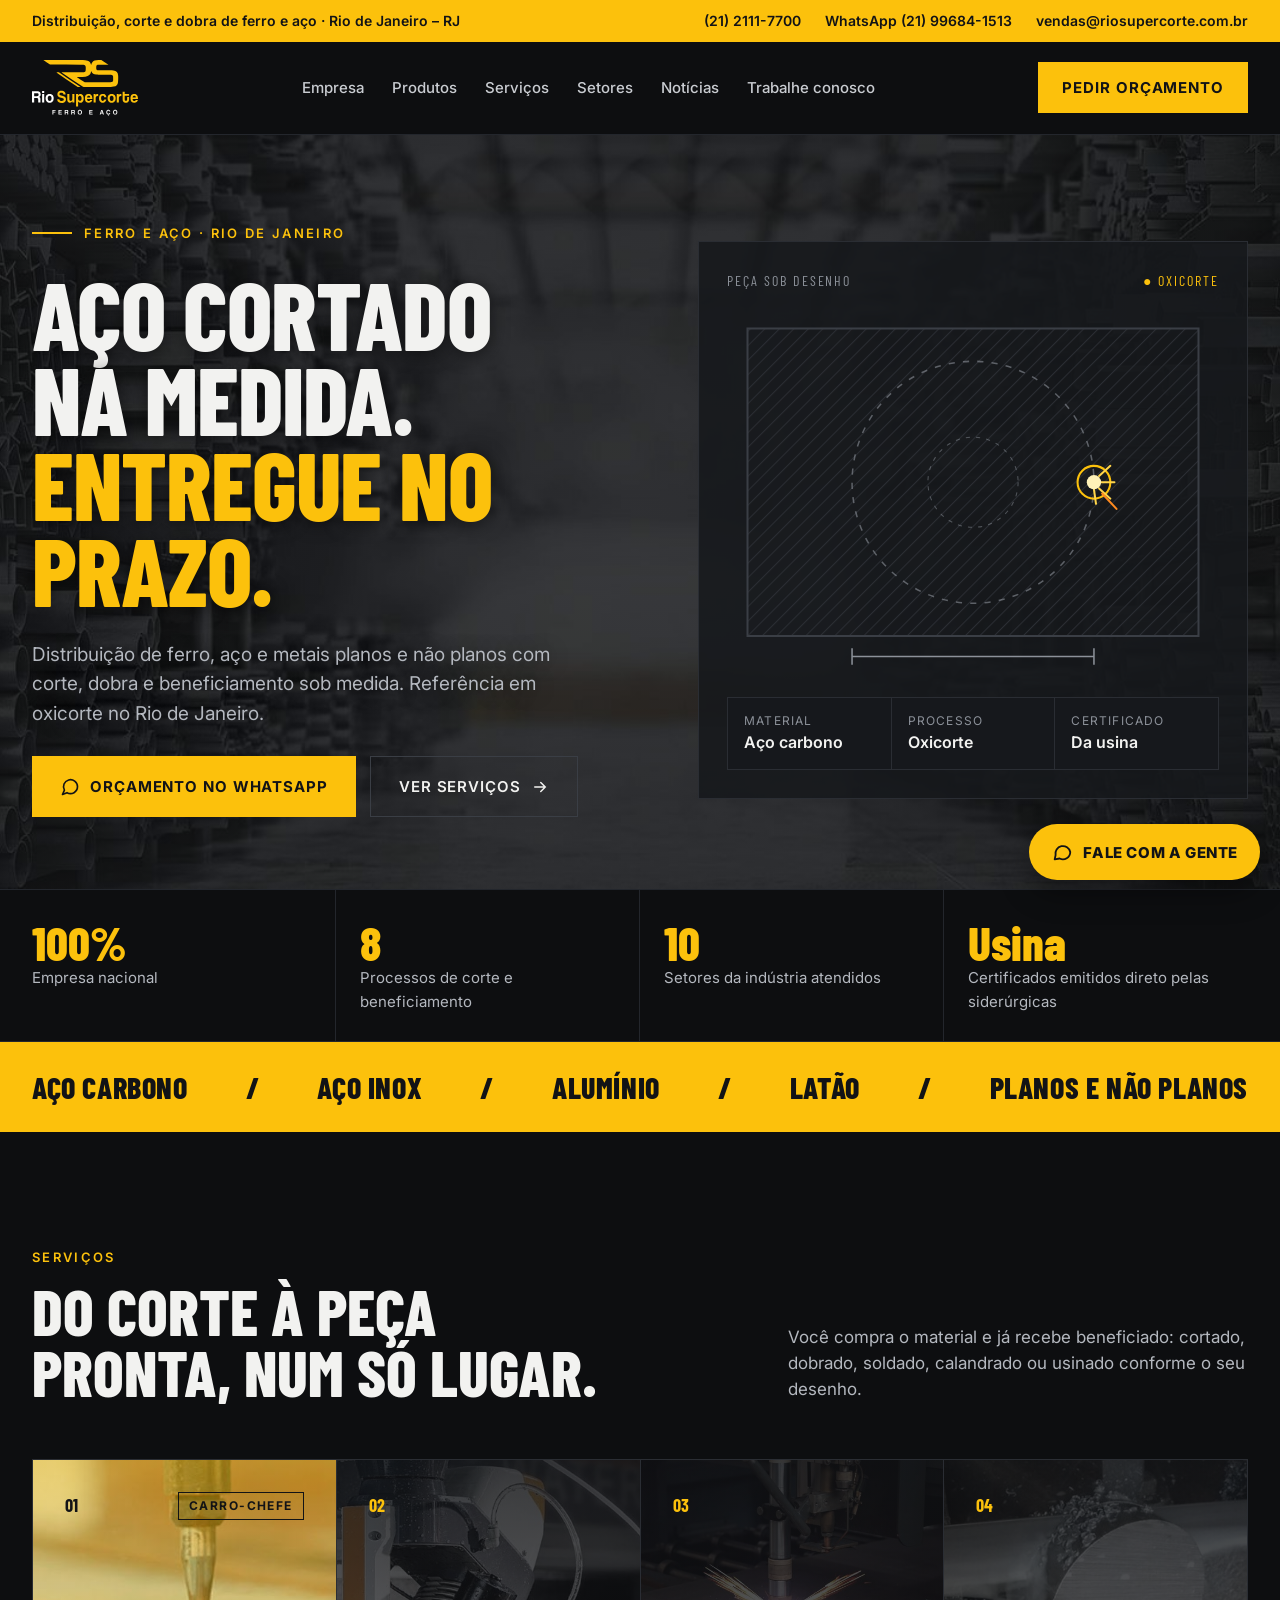
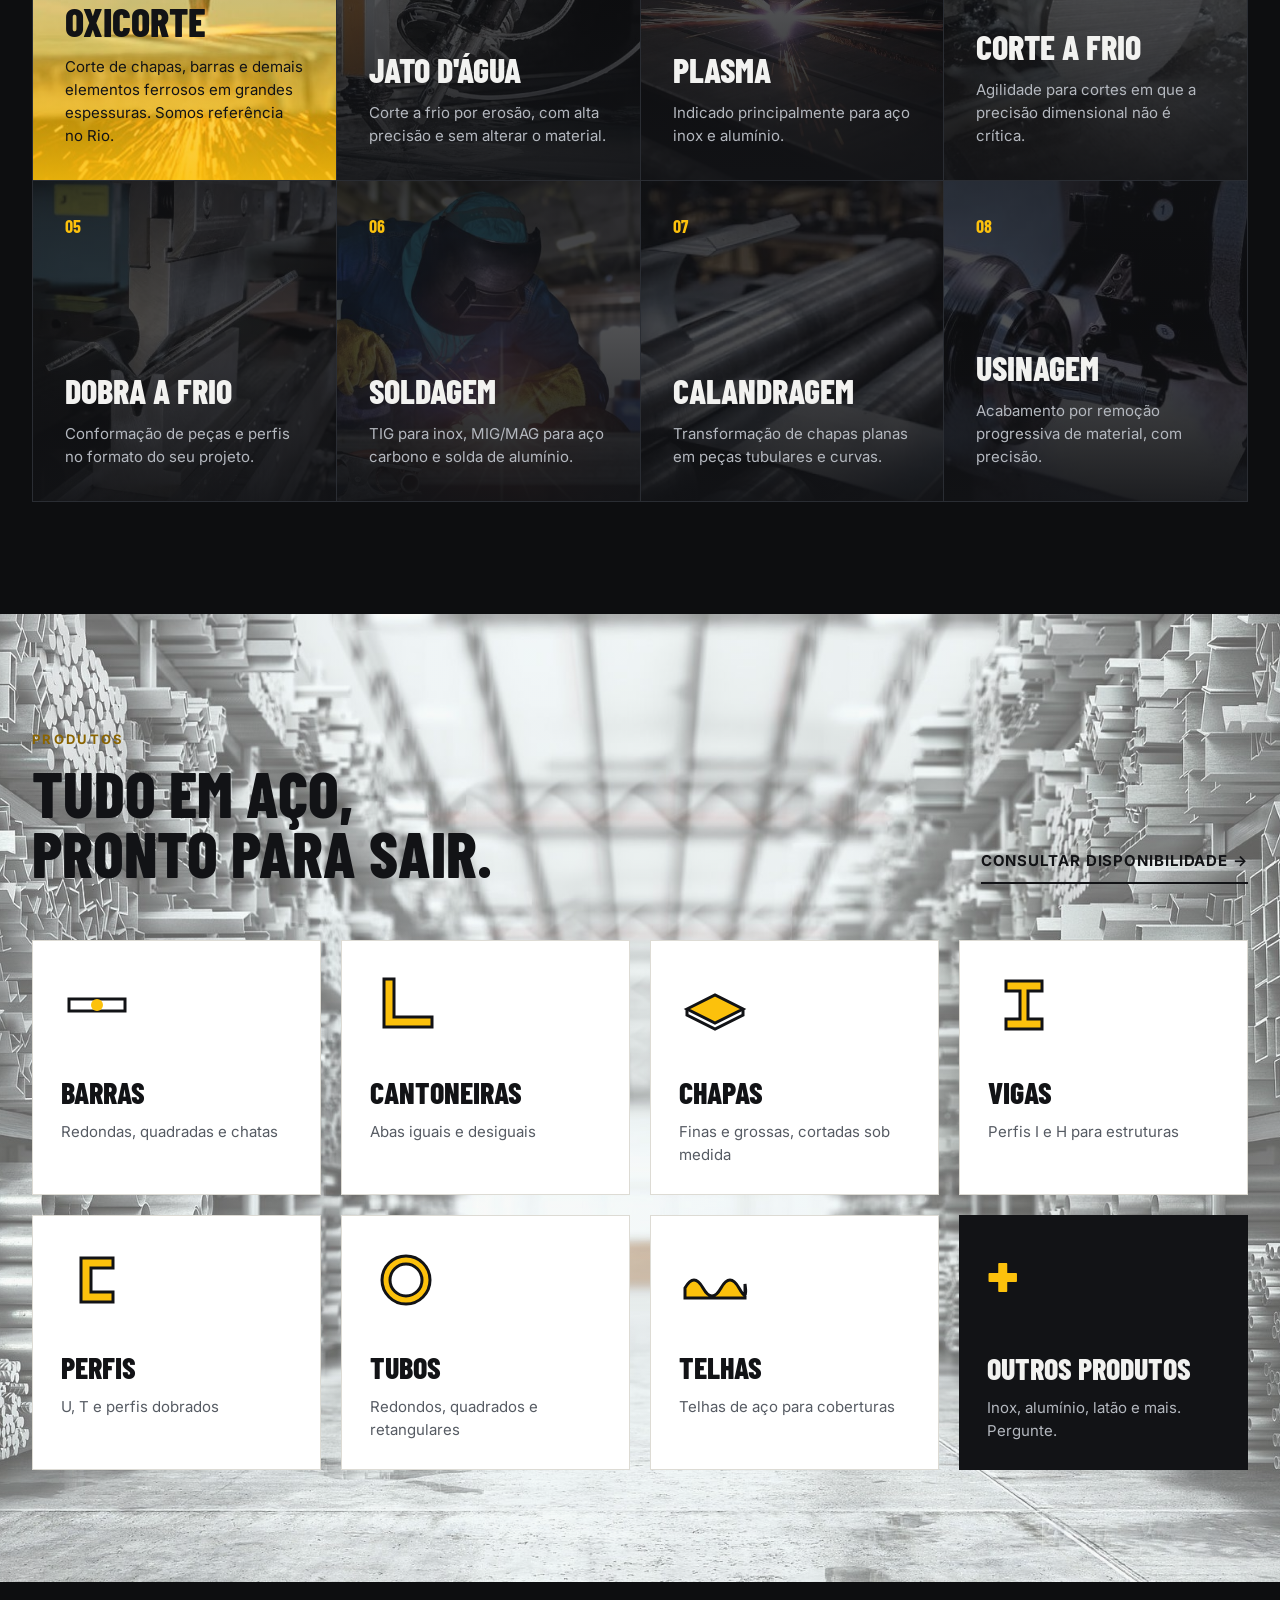
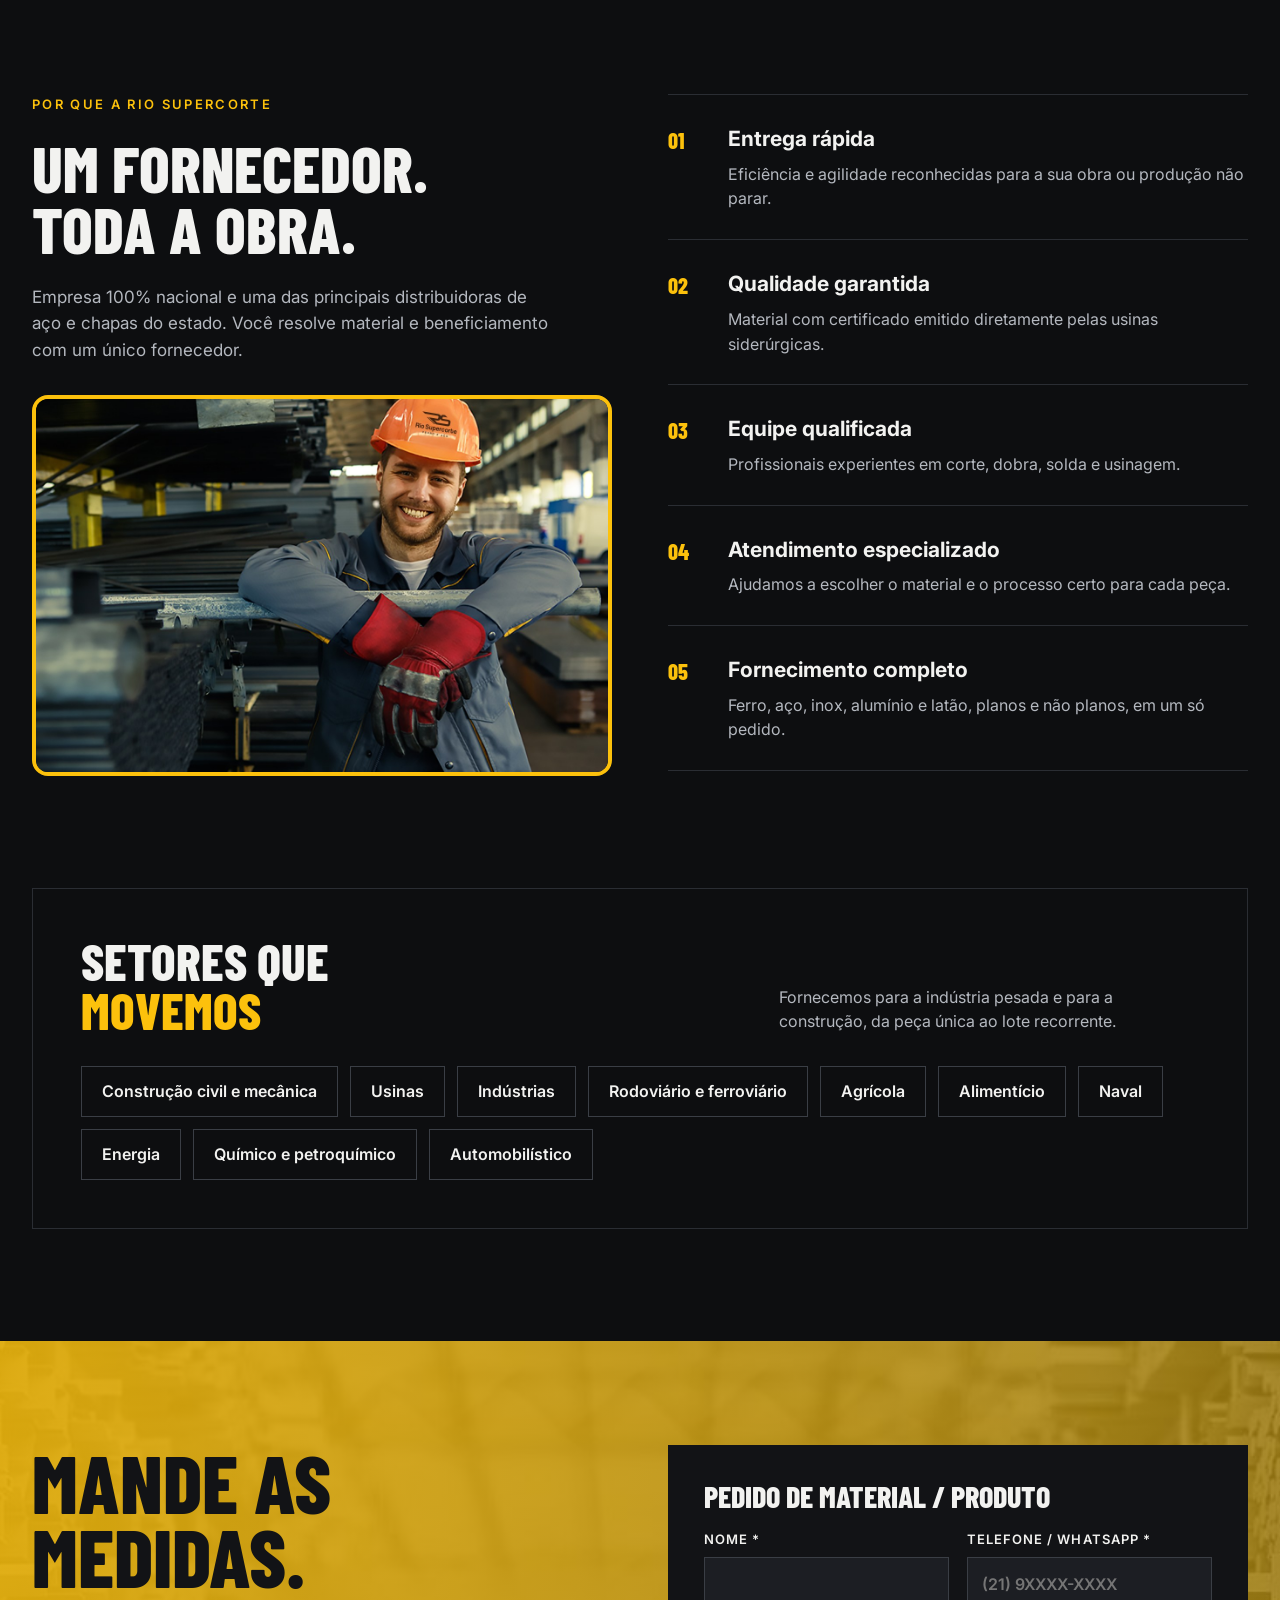
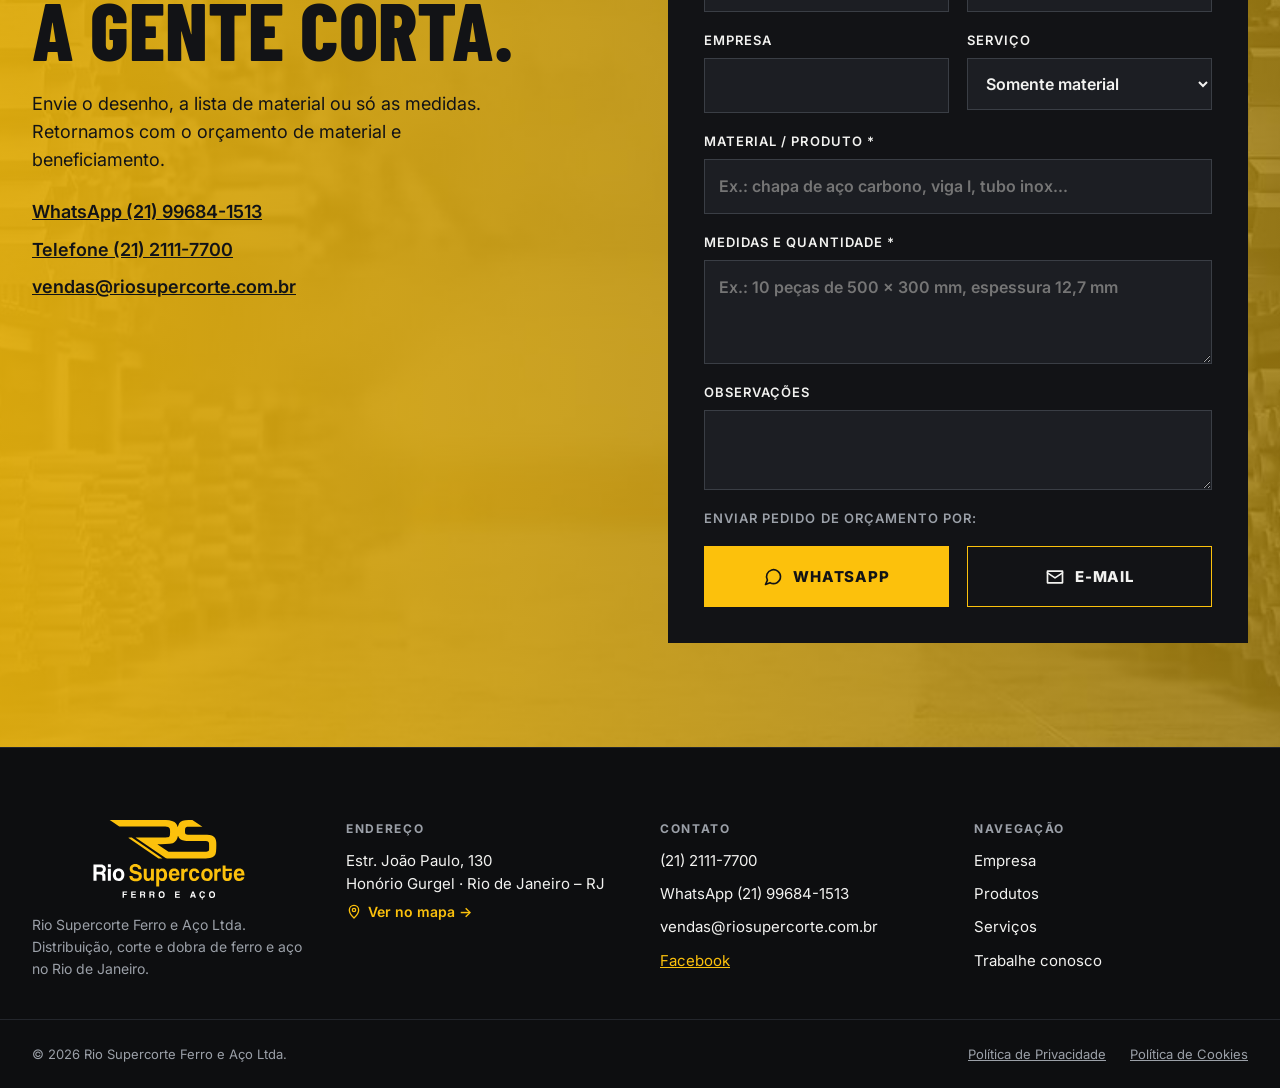
<file: index.html>
<!doctype html>
<html lang="pt-BR">
<head>
<meta charset="utf-8">
<meta name="viewport" content="width=device-width, initial-scale=1">
<title>Rio Supercorte — Corte e dobra de ferro e aço no RJ</title>
<meta name="description" content="Rio Supercorte: distribuição, corte e dobra de ferro e aço no Rio de Janeiro. Oxicorte, plasma, jato d'água, soldagem, calandragem e usinagem.">
<link rel="canonical" href="https://rio-supercorte.vercel.app/">
<meta property="og:url" content="https://rio-supercorte.vercel.app/">
<meta property="og:locale" content="pt_BR">
<meta property="og:site_name" content="Rio Supercorte">
<meta name="theme-color" content="#FCC10C">
<meta property="og:type" content="website">
<meta property="og:title" content="Rio Supercorte — Corte e dobra de ferro e aço no RJ">
<meta property="og:description" content="Rio Supercorte: distribuição, corte e dobra de ferro e aço no Rio de Janeiro. Oxicorte, plasma, jato d'água, soldagem, calandragem e usinagem.">
<meta property="og:image" content="https://rio-supercorte.vercel.app/assets/img/hero-galpao.jpg">
<link rel="icon" type="image/svg+xml" href="/assets/img/logo-rio-supercorte.svg">
<link rel="preconnect" href="https://fonts.googleapis.com">
<link rel="preconnect" href="https://fonts.gstatic.com" crossorigin>
<link href="https://fonts.googleapis.com/css2?family=Barlow+Condensed:wght@500;600;700;800&amp;family=Inter:wght@400;500;600;700&amp;display=swap" rel="stylesheet">
<link rel="stylesheet" href="/assets/css/style.css">
</head>
<body>
<div style="width: 100%; background: #0D0E10; color: #F2F2F0; font-family: Inter, system-ui, sans-serif; font-size: 16px; line-height: 1.55">

<!-- TOP BAR -->
<div class="topbar" style="background: #FCC10C; color: #121316; font-size: 14px; font-weight: 600">
<div style="max-width: 1280px; margin: 0 auto; padding: 10px 32px; display: flex; flex-wrap: wrap; gap: 8px 28px; justify-content: space-between; align-items: center">
<span class="topbar-tag">Distribuição, corte e dobra de ferro e aço · Rio de Janeiro – RJ</span>
<div style="display: flex; flex-wrap: wrap; gap: 8px 24px">
<a href="tel:+552121117700" style="color: #121316; text-decoration: none">(21) 2111-7700</a>
<a href="https://wa.me/5521996841513" style="color: #121316; text-decoration: none">WhatsApp (21) 99684-1513</a>
<a class="topbar-mail" href="mailto:vendas@riosupercorte.com.br?subject=Contato%20pelo%20site%20%E2%80%93%20Rio%20Supercorte&amp;body=Ol%C3%A1%2C%20equipe%20Rio%20Supercorte%21%0A%0AGostaria%20de%20um%20or%C3%A7amento%20para%3A%0A%0AMaterial%20/%20servi%C3%A7o%3A%0AMedidas%20e%20quantidade%3A%0A%0ANome%3A%0AEmpresa%3A%0ATelefone%20/%20WhatsApp%3A%0A" title="Abrir seu e-mail com a mensagem pronta para vendas@riosupercorte.com.br" style="color: #121316; text-decoration: none">vendas@riosupercorte.com.br</a>
</div>
</div>
</div>

<!-- NAV -->
<header class="site-header" style="border-bottom: 1px solid #23262C; background: #0D0E10">
<div class="header-inner" style="max-width: 1280px; margin: 0 auto; padding: 18px 32px; display: flex; flex-wrap: wrap; gap: 16px 40px; align-items: center; justify-content: space-between">
<a href="#inicio" aria-label="Rio Supercorte, página inicial" style="display: flex; align-items: center; text-decoration: none">
<img src="/assets/img/logo-rio-supercorte.svg" alt="Rio Supercorte Ferro e Aço" style="height: 56px; width: auto; display: block">
</a>
<button type="button" class="menu-toggle" aria-expanded="false" aria-controls="menu" aria-label="Abrir menu"><span></span><span></span><span></span></button>
<nav id="menu" class="nav-main" aria-label="Principal" style="display: flex; flex-wrap: wrap; gap: 6px 28px; font-size: 15px; font-weight: 500">
<a href="#empresa" style="color: #C9CCD1; text-decoration: none; padding: 10px 0">Empresa</a>
<a href="#produtos" style="color: #C9CCD1; text-decoration: none; padding: 10px 0">Produtos</a>
<a href="#servicos" style="color: #C9CCD1; text-decoration: none; padding: 10px 0">Serviços</a>
<a href="#setores" style="color: #C9CCD1; text-decoration: none; padding: 10px 0">Setores</a>
<a href="/noticias" style="color: #C9CCD1; text-decoration: none; padding: 10px 0">Notícias</a>
<a href="/trabalhe-conosco" style="color: #C9CCD1; text-decoration: none; padding: 10px 0">Trabalhe conosco</a>
</nav>
<a class="nav-cta" href="#orcamento" style="background: #FCC10C; color: #121316; text-decoration: none; font-weight: 700; padding: 14px 24px; font-size: 15px; text-transform: uppercase; letter-spacing: 0.06em">Pedir orçamento</a>
</div>
</header>

<!-- HERO -->
<section id="inicio" style="position: relative; overflow: hidden; border-bottom: 1px solid #23262C">
<div class="hero-bg">
<div class="hero-inner" style="max-width: 1280px; margin: 0 auto; padding: 88px 32px 72px; display: flex; flex-wrap: wrap; gap: 56px; align-items: center">
<div style="flex: 1 1 520px; min-width: 0; display: flex; flex-direction: column; gap: 28px">
<span style="display: inline-flex; align-items: center; gap: 12px; font-size: 13px; font-weight: 600; letter-spacing: 0.18em; text-transform: uppercase; color: #FCC10C"><span style="width: 40px; height: 2px; background: #FCC10C"></span>Ferro e aço · Rio de Janeiro</span>
<h1 style="margin: 0; font-family: 'Barlow Condensed', sans-serif; font-weight: 800; text-transform: uppercase; font-size: clamp(56px, 7.4vw, 108px); line-height: 0.9; letter-spacing: -0.01em">Aço cortado<br>na medida.<br><span style="color: #FCC10C">Entregue no prazo.</span></h1>
<p style="margin: 0; max-width: 540px; font-size: 19px; color: #B4B8BF">Distribuição de ferro, aço e metais planos e não planos com corte, dobra e beneficiamento sob medida. Referência em oxicorte no Rio de Janeiro.</p>
<div style="display: flex; flex-wrap: wrap; gap: 14px">
<a href="https://wa.me/5521996841513" style="display: inline-flex; align-items: center; gap: 10px; background: #FCC10C; color: #121316; text-decoration: none; font-weight: 700; padding: 18px 28px; text-transform: uppercase; letter-spacing: 0.06em; font-size: 15px">
<svg width="20" height="20" viewBox="0 0 24 24" fill="none" stroke="currentColor" stroke-width="2" stroke-linecap="round" stroke-linejoin="round" aria-hidden="true"><path d="M21 11.5a8.4 8.4 0 0 1-12.6 7.3L3 21l2.3-5.2A8.4 8.4 0 1 1 21 11.5z"></path></svg>
Orçamento no WhatsApp</a>
<a href="#servicos" style="display: inline-flex; align-items: center; gap: 10px; border: 1.5px solid #3A3E45; color: #F2F2F0; text-decoration: none; font-weight: 600; padding: 18px 28px; text-transform: uppercase; letter-spacing: 0.06em; font-size: 15px">Ver serviços
<svg width="18" height="18" viewBox="0 0 24 24" fill="none" stroke="currentColor" stroke-width="2" stroke-linecap="round" aria-hidden="true"><path d="M5 12h14M13 6l6 6-6 6"></path></svg></a>
</div>
</div>

<!-- Hero visual: chapa com trajetória de corte -->
<div class="hero-card" style="flex: 1 1 460px; min-width: 0; position: relative; background: rgba(22, 24, 28, 0.88); border: 1px solid #2A2D33; padding: 28px">
<div style="display: flex; justify-content: space-between; font-family: 'Barlow Condensed', sans-serif; font-size: 14px; letter-spacing: 0.14em; text-transform: uppercase; color: #8C9199; margin-bottom: 16px"><span>Peça sob desenho</span><span style="color: #FCC10C">● Oxicorte</span></div>
<svg viewBox="0 0 480 360" style="width: 100%; height: auto; display: block" role="img" aria-label="Animação: o maçarico de oxicorte percorre o desenho e recorta um flange sob medida em uma chapa de aço">
<defs><pattern id="hatch" width="10" height="10" patternUnits="userSpaceOnUse" patternTransform="rotate(45)"><line x1="0" y1="0" x2="0" y2="10" stroke="#2A2D33" stroke-width="2"></line></pattern></defs>
<rect x="20" y="20" width="440" height="300" fill="url(#hatch)" stroke="#3A3E45" stroke-width="2"></rect>
<circle class="cut-guide" cx="240" cy="170" r="118" fill="none" stroke="#8C9199" stroke-width="1.5" stroke-dasharray="6 8" opacity="0.6"></circle>
<circle cx="240" cy="170" r="44" fill="none" stroke="#8C9199" stroke-width="1" stroke-dasharray="4 6" opacity="0.5"></circle>
<g class="cut-lift">
<g class="cut-piece">
<circle cx="240" cy="170" r="118" fill="#0D0E10"></circle>
<circle class="cut-hole" cx="240" cy="170" r="44" fill="#16181C" stroke="#FCC10C" stroke-width="4"></circle>
<circle class="cut-hole" cx="240" cy="82" r="12" fill="#16181C" stroke="#FCC10C" stroke-width="3" style="animation-delay: 0.25s"></circle>
<circle class="cut-hole" cx="328" cy="170" r="12" fill="#16181C" stroke="#FCC10C" stroke-width="3" style="animation-delay: 0.5s"></circle>
<circle class="cut-hole" cx="240" cy="258" r="12" fill="#16181C" stroke="#FCC10C" stroke-width="3" style="animation-delay: 0.75s"></circle>
<circle class="cut-hole" cx="152" cy="170" r="12" fill="#16181C" stroke="#FCC10C" stroke-width="3" style="animation-delay: 1s"></circle>
</g>
<circle class="cut-line" cx="240" cy="170" r="118" fill="none" stroke="#FCC10C" stroke-width="4" stroke-linecap="round" pathLength="100" stroke-dasharray="100" stroke-dashoffset="100"></circle>
</g>
<g class="cut-torch">
<circle class="cut-glow" cx="358" cy="170" r="16" fill="none" stroke="#FCC10C" stroke-width="2"></circle>
<g class="cut-sparks" stroke="#FFD54A" stroke-width="2" stroke-linecap="round">
<line x1="364" y1="170" x2="378" y2="170"></line>
<line x1="363" y1="176" x2="374" y2="186"></line>
<line x1="363" y1="164" x2="374" y2="154"></line>
<line x1="358" y1="177" x2="360" y2="191"></line>
<line x1="366" y1="181" x2="380" y2="196" stroke="#FF8A1F"></line>
</g>
<circle cx="358" cy="170" r="7" fill="#FFF2B8"></circle>
</g>
<g class="cut-dim">
<line x1="122" y1="340" x2="358" y2="340" stroke="#8C9199" stroke-width="1.5"></line>
<line x1="122" y1="332" x2="122" y2="348" stroke="#8C9199" stroke-width="1.5"></line>
<line x1="358" y1="332" x2="358" y2="348" stroke="#8C9199" stroke-width="1.5"></line>
</g>
</svg>
<div class="spec-grid" style="display: grid; grid-template-columns: repeat(3, minmax(0, 1fr)); gap: 1px; background: #2A2D33; margin-top: 20px; border: 1px solid #2A2D33">
<div style="background: #16181C; padding: 14px 16px"><div style="font-size: 12px; color: #8C9199; text-transform: uppercase; letter-spacing: 0.1em">Material</div><div style="font-weight: 600">Aço carbono</div></div>
<div style="background: #16181C; padding: 14px 16px"><div style="font-size: 12px; color: #8C9199; text-transform: uppercase; letter-spacing: 0.1em">Processo</div><div style="font-weight: 600">Oxicorte</div></div>
<div style="background: #16181C; padding: 14px 16px"><div style="font-size: 12px; color: #8C9199; text-transform: uppercase; letter-spacing: 0.1em">Certificado</div><div style="font-weight: 600">Da usina</div></div>
</div>
</div>
</div>
</div>

<!-- Prova -->
<div style="border-top: 1px solid #23262C">
<div class="stats-grid" style="max-width: 1280px; margin: 0 auto; padding: 0 32px; display: grid; grid-template-columns: repeat(auto-fit, minmax(220px, 1fr))">
<div style="padding: 28px 24px 28px 0; border-right: 1px solid #23262C"><div style="font-family: 'Barlow Condensed', sans-serif; font-size: 48px; font-weight: 800; color: #FCC10C; line-height: 1">100%</div><div style="color: #B4B8BF; font-size: 15px">Empresa nacional</div></div>
<div style="padding: 28px 24px; border-right: 1px solid #23262C"><div style="font-family: 'Barlow Condensed', sans-serif; font-size: 48px; font-weight: 800; color: #FCC10C; line-height: 1">8</div><div style="color: #B4B8BF; font-size: 15px">Processos de corte e beneficiamento</div></div>
<div style="padding: 28px 24px; border-right: 1px solid #23262C"><div style="font-family: 'Barlow Condensed', sans-serif; font-size: 48px; font-weight: 800; color: #FCC10C; line-height: 1">10</div><div style="color: #B4B8BF; font-size: 15px">Setores da indústria atendidos</div></div>
<div style="padding: 28px 24px"><div style="font-family: 'Barlow Condensed', sans-serif; font-size: 48px; font-weight: 800; color: #FCC10C; line-height: 1">Usina</div><div style="color: #B4B8BF; font-size: 15px">Certificados emitidos direto pelas siderúrgicas</div></div>
</div>
</div>
</section>

<!-- MATERIAIS STRIP -->
<div style="background: #FCC10C; color: #121316; overflow: hidden">
<div class="materials" style="max-width: 1280px; margin: 0 auto; padding: 22px 32px; display: flex; flex-wrap: wrap; gap: 10px 36px; justify-content: space-between; font-family: 'Barlow Condensed', sans-serif; font-weight: 800; font-size: 30px; text-transform: uppercase; letter-spacing: 0.02em">
<span>Aço carbono</span><span aria-hidden="true">/</span><span>Aço inox</span><span aria-hidden="true">/</span><span>Alumínio</span><span aria-hidden="true">/</span><span>Latão</span><span aria-hidden="true">/</span><span>Planos e não planos</span>
</div>
</div>

<!-- SERVIÇOS -->
<section id="servicos" style="padding: 112px 0">
<div style="max-width: 1280px; margin: 0 auto; padding: 0 32px">
<div style="display: flex; flex-wrap: wrap; gap: 24px 64px; justify-content: space-between; align-items: end; margin-bottom: 56px">
<div style="flex: 1 1 520px">
<span style="font-size: 13px; font-weight: 600; letter-spacing: 0.18em; text-transform: uppercase; color: #FCC10C">Serviços</span>
<h2 style="margin: 12px 0 0; font-family: 'Barlow Condensed', sans-serif; font-weight: 800; text-transform: uppercase; font-size: clamp(44px, 5vw, 72px); line-height: 0.95">Do corte à peça<br>pronta, num só lugar.</h2>
</div>
<p style="flex: 1 1 360px; margin: 0; color: #B4B8BF; font-size: 17px; max-width: 460px">Você compra o material e já recebe beneficiado: cortado, dobrado, soldado, calandrado ou usinado conforme o seu desenho.</p>
</div>

<div style="display: grid; grid-template-columns: repeat(auto-fit, minmax(280px, 1fr)); gap: 1px; background: #2A2D33; border: 1px solid #2A2D33">
<div class="svc svc-hot" style="background: #FCC10C; color: #121316; padding: 32px; display: flex; flex-direction: column; gap: 14px; min-height: 320px">
<img class="svc-bg" src="/assets/img/servicos/oxicorte.jpg" alt="Oxicorte cortando chapa de aço com faíscas">
<div style="display: flex; justify-content: space-between; align-items: center"><span style="font-family: 'Barlow Condensed', sans-serif; font-size: 18px; font-weight: 700">01</span><span style="font-size: 12px; font-weight: 700; text-transform: uppercase; letter-spacing: 0.12em; border: 1.5px solid #121316; padding: 4px 10px">Carro-chefe</span></div>
<h3 style="margin: auto 0 0; font-family: 'Barlow Condensed', sans-serif; font-size: 40px; font-weight: 800; text-transform: uppercase; line-height: 1">Oxicorte</h3>
<p style="margin: 0; font-size: 15px">Corte de chapas, barras e demais elementos ferrosos em grandes espessuras. Somos referência no Rio.</p>
</div>
<div class="svc" style="background: #121316; padding: 32px; display: flex; flex-direction: column; gap: 14px; min-height: 320px">
<img class="svc-bg" src="/assets/img/servicos/jato-agua.jpg" alt="Máquina de corte por jato d'água">
<span style="font-family: 'Barlow Condensed', sans-serif; font-size: 18px; font-weight: 700; color: #FCC10C">02</span>
<h3 style="margin: auto 0 0; font-family: 'Barlow Condensed', sans-serif; font-size: 34px; font-weight: 800; text-transform: uppercase; line-height: 1">Jato d'água</h3>
<p style="margin: 0; font-size: 15px; color: #B4B8BF">Corte a frio por erosão, com alta precisão e sem alterar o material.</p>
</div>
<div class="svc" style="background: #121316; padding: 32px; display: flex; flex-direction: column; gap: 14px; min-height: 320px">
<img class="svc-bg" src="/assets/img/servicos/plasma.jpg" alt="Corte a plasma CNC em chapa de aço">
<span style="font-family: 'Barlow Condensed', sans-serif; font-size: 18px; font-weight: 700; color: #FCC10C">03</span>
<h3 style="margin: auto 0 0; font-family: 'Barlow Condensed', sans-serif; font-size: 34px; font-weight: 800; text-transform: uppercase; line-height: 1">Plasma</h3>
<p style="margin: 0; font-size: 15px; color: #B4B8BF">Indicado principalmente para aço inox e alumínio.</p>
</div>
<div class="svc" style="background: #121316; padding: 32px; display: flex; flex-direction: column; gap: 14px; min-height: 320px">
<img class="svc-bg" src="/assets/img/servicos/corte-frio.jpg" alt="Serra cortando barra redonda a frio">
<span style="font-family: 'Barlow Condensed', sans-serif; font-size: 18px; font-weight: 700; color: #FCC10C">04</span>
<h3 style="margin: auto 0 0; font-family: 'Barlow Condensed', sans-serif; font-size: 34px; font-weight: 800; text-transform: uppercase; line-height: 1">Corte a frio</h3>
<p style="margin: 0; font-size: 15px; color: #B4B8BF">Agilidade para cortes em que a precisão dimensional não é crítica.</p>
</div>
<div class="svc" style="background: #121316; padding: 32px; display: flex; flex-direction: column; gap: 14px; min-height: 320px">
<img class="svc-bg" src="/assets/img/servicos/dobra.jpg" alt="Prensa dobradeira dobrando chapa a frio">
<span style="font-family: 'Barlow Condensed', sans-serif; font-size: 18px; font-weight: 700; color: #FCC10C">05</span>
<h3 style="margin: auto 0 0; font-family: 'Barlow Condensed', sans-serif; font-size: 34px; font-weight: 800; text-transform: uppercase; line-height: 1">Dobra a frio</h3>
<p style="margin: 0; font-size: 15px; color: #B4B8BF">Conformação de peças e perfis no formato do seu projeto.</p>
</div>
<div class="svc" style="background: #121316; padding: 32px; display: flex; flex-direction: column; gap: 14px; min-height: 320px">
<img class="svc-bg" src="/assets/img/servicos/soldagem.jpg" alt="Soldador com máscara soldando perfil de aço">
<span style="font-family: 'Barlow Condensed', sans-serif; font-size: 18px; font-weight: 700; color: #FCC10C">06</span>
<h3 style="margin: auto 0 0; font-family: 'Barlow Condensed', sans-serif; font-size: 34px; font-weight: 800; text-transform: uppercase; line-height: 1">Soldagem</h3>
<p style="margin: 0; font-size: 15px; color: #B4B8BF">TIG para inox, MIG/MAG para aço carbono e solda de alumínio.</p>
</div>
<div class="svc" style="background: #121316; padding: 32px; display: flex; flex-direction: column; gap: 14px; min-height: 320px">
<img class="svc-bg" src="/assets/img/servicos/calandragem.jpg" alt="Calandra curvando chapa de aço">
<span style="font-family: 'Barlow Condensed', sans-serif; font-size: 18px; font-weight: 700; color: #FCC10C">07</span>
<h3 style="margin: auto 0 0; font-family: 'Barlow Condensed', sans-serif; font-size: 34px; font-weight: 800; text-transform: uppercase; line-height: 1">Calandragem</h3>
<p style="margin: 0; font-size: 15px; color: #B4B8BF">Transformação de chapas planas em peças tubulares e curvas.</p>
</div>
<div class="svc" style="background: #121316; padding: 32px; display: flex; flex-direction: column; gap: 14px; min-height: 320px">
<img class="svc-bg" src="/assets/img/servicos/usinagem.jpg" alt="Torno CNC usinando peça de aço">
<span style="font-family: 'Barlow Condensed', sans-serif; font-size: 18px; font-weight: 700; color: #FCC10C">08</span>
<h3 style="margin: auto 0 0; font-family: 'Barlow Condensed', sans-serif; font-size: 34px; font-weight: 800; text-transform: uppercase; line-height: 1">Usinagem</h3>
<p style="margin: 0; font-size: 15px; color: #B4B8BF">Acabamento por remoção progressiva de material, com precisão.</p>
</div>
</div>
</div>
</section>

<!-- PRODUTOS (light) -->
<section id="produtos" class="produtos-bg" style="color: #121316; padding: 112px 0">
<div style="max-width: 1280px; margin: 0 auto; padding: 0 32px">
<div style="display: flex; flex-wrap: wrap; gap: 24px 64px; justify-content: space-between; align-items: end; margin-bottom: 56px">
<div style="flex: 1 1 520px">
<span style="font-size: 13px; font-weight: 700; letter-spacing: 0.18em; text-transform: uppercase; color: #8A6400">Produtos</span>
<h2 style="margin: 12px 0 0; font-family: 'Barlow Condensed', sans-serif; font-weight: 800; text-transform: uppercase; font-size: clamp(44px, 5vw, 72px); line-height: 0.95">Tudo em aço,<br>pronto para sair.</h2>
</div>
<a href="#orcamento" style="color: #121316; font-weight: 700; text-transform: uppercase; letter-spacing: 0.06em; font-size: 15px; border-bottom: 2px solid #121316; text-decoration: none; padding: 10px 0">Consultar disponibilidade →</a>
</div>

<div class="prod-grid" style="display: grid; grid-template-columns: repeat(auto-fit, minmax(270px, 1fr)); gap: 20px">
<a href="#orcamento" class="prod" style="background: #FFFFFF; border: 1px solid #DDDBD4; padding: 28px; display: flex; flex-direction: column; gap: 28px; text-decoration: none; color: #121316">
<svg width="72" height="72" viewBox="0 0 72 72" fill="none" stroke="#121316" stroke-width="3" aria-hidden="true"><rect x="8" y="30" width="56" height="12"></rect><circle cx="36" cy="36" r="6" fill="#FCC10C" stroke="none"></circle></svg>
<div><h3 style="margin: 0; font-family: 'Barlow Condensed', sans-serif; font-size: 30px; font-weight: 800; text-transform: uppercase">Barras</h3><p style="margin: 4px 0 0; color: #565B63; font-size: 15px">Redondas, quadradas e chatas</p></div>
</a>
<a href="#orcamento" class="prod" style="background: #FFFFFF; border: 1px solid #DDDBD4; padding: 28px; display: flex; flex-direction: column; gap: 28px; text-decoration: none; color: #121316">
<svg width="72" height="72" viewBox="0 0 72 72" fill="none" stroke="#121316" stroke-width="3" aria-hidden="true"><path d="M14 10 V58 H62 V48 H24 V10 Z" fill="#FCC10C"></path></svg>
<div><h3 style="margin: 0; font-family: 'Barlow Condensed', sans-serif; font-size: 30px; font-weight: 800; text-transform: uppercase">Cantoneiras</h3><p style="margin: 4px 0 0; color: #565B63; font-size: 15px">Abas iguais e desiguais</p></div>
</a>
<a href="#orcamento" class="prod" style="background: #FFFFFF; border: 1px solid #DDDBD4; padding: 28px; display: flex; flex-direction: column; gap: 28px; text-decoration: none; color: #121316">
<svg width="72" height="72" viewBox="0 0 72 72" fill="none" stroke="#121316" stroke-width="3" aria-hidden="true"><path d="M8 40 L36 26 L64 40 L36 54 Z" fill="#FCC10C"></path><path d="M8 40 V46 L36 60 L64 46 V40"></path></svg>
<div><h3 style="margin: 0; font-family: 'Barlow Condensed', sans-serif; font-size: 30px; font-weight: 800; text-transform: uppercase">Chapas</h3><p style="margin: 4px 0 0; color: #565B63; font-size: 15px">Finas e grossas, cortadas sob medida</p></div>
</a>
<a href="#orcamento" class="prod" style="background: #FFFFFF; border: 1px solid #DDDBD4; padding: 28px; display: flex; flex-direction: column; gap: 28px; text-decoration: none; color: #121316">
<svg width="72" height="72" viewBox="0 0 72 72" fill="none" stroke="#121316" stroke-width="3" aria-hidden="true"><path d="M18 12 H54 V22 H40 V50 H54 V60 H18 V50 H32 V22 H18 Z" fill="#FCC10C"></path></svg>
<div><h3 style="margin: 0; font-family: 'Barlow Condensed', sans-serif; font-size: 30px; font-weight: 800; text-transform: uppercase">Vigas</h3><p style="margin: 4px 0 0; color: #565B63; font-size: 15px">Perfis I e H para estruturas</p></div>
</a>
<a href="#orcamento" class="prod" style="background: #FFFFFF; border: 1px solid #DDDBD4; padding: 28px; display: flex; flex-direction: column; gap: 28px; text-decoration: none; color: #121316">
<svg width="72" height="72" viewBox="0 0 72 72" fill="none" stroke="#121316" stroke-width="3" aria-hidden="true"><path d="M20 14 H52 V24 H30 V48 H52 V58 H20 Z" fill="#FCC10C"></path></svg>
<div><h3 style="margin: 0; font-family: 'Barlow Condensed', sans-serif; font-size: 30px; font-weight: 800; text-transform: uppercase">Perfis</h3><p style="margin: 4px 0 0; color: #565B63; font-size: 15px">U, T e perfis dobrados</p></div>
</a>
<a href="#orcamento" class="prod" style="background: #FFFFFF; border: 1px solid #DDDBD4; padding: 28px; display: flex; flex-direction: column; gap: 28px; text-decoration: none; color: #121316">
<svg width="72" height="72" viewBox="0 0 72 72" fill="none" stroke="#121316" stroke-width="3" aria-hidden="true"><circle cx="36" cy="36" r="24" fill="#FCC10C"></circle><circle cx="36" cy="36" r="16" fill="#FFFFFF"></circle></svg>
<div><h3 style="margin: 0; font-family: 'Barlow Condensed', sans-serif; font-size: 30px; font-weight: 800; text-transform: uppercase">Tubos</h3><p style="margin: 4px 0 0; color: #565B63; font-size: 15px">Redondos, quadrados e retangulares</p></div>
</a>
<a href="#orcamento" class="prod" style="background: #FFFFFF; border: 1px solid #DDDBD4; padding: 28px; display: flex; flex-direction: column; gap: 28px; text-decoration: none; color: #121316">
<svg width="72" height="72" viewBox="0 0 72 72" fill="none" stroke="#121316" stroke-width="3" aria-hidden="true"><path d="M6 44 Q15 28 24 44 T42 44 T60 44 T66 40 V54 H6 Z" fill="#FCC10C"></path></svg>
<div><h3 style="margin: 0; font-family: 'Barlow Condensed', sans-serif; font-size: 30px; font-weight: 800; text-transform: uppercase">Telhas</h3><p style="margin: 4px 0 0; color: #565B63; font-size: 15px">Telhas de aço para coberturas</p></div>
</a>
<a href="#orcamento" class="prod prod-dark" style="background: #121316; color: #F2F2F0; padding: 28px; display: flex; flex-direction: column; gap: 28px; text-decoration: none; justify-content: space-between">
<span style="font-family: 'Barlow Condensed', sans-serif; font-size: 72px; font-weight: 800; color: #FCC10C; line-height: 0.8">+</span>
<div><h3 style="margin: 0; font-family: 'Barlow Condensed', sans-serif; font-size: 30px; font-weight: 800; text-transform: uppercase">Outros produtos</h3><p style="margin: 4px 0 0; color: #B4B8BF; font-size: 15px">Inox, alumínio, latão e mais. Pergunte.</p></div>
</a>
</div>
</div>
</section>

<!-- EMPRESA / DIFERENCIAIS -->
<section id="empresa" style="padding: 112px 0">
<div style="max-width: 1280px; margin: 0 auto; padding: 0 32px; display: flex; flex-wrap: wrap; gap: 56px">
<div style="flex: 1 1 480px; min-width: 0; display: flex; flex-direction: column; gap: 24px">
<span style="font-size: 13px; font-weight: 600; letter-spacing: 0.18em; text-transform: uppercase; color: #FCC10C">Por que a Rio Supercorte</span>
<h2 style="margin: 0; font-family: 'Barlow Condensed', sans-serif; font-weight: 800; text-transform: uppercase; font-size: clamp(44px, 5vw, 72px); line-height: 0.95">Um fornecedor.<br>Toda a obra.</h2>
<p style="margin: 0; color: #B4B8BF; font-size: 17px; max-width: 520px">Empresa 100% nacional e uma das principais distribuidoras de aço e chapas do estado. Você resolve material e beneficiamento com um único fornecedor.</p>
<img src="/assets/img/equipe.jpg" alt="Colaborador da Rio Supercorte com capacete da empresa, apoiado em um tubo de aço no estoque do galpão" style="width: 100%; height: auto; aspect-ratio: 1312 / 862; object-fit: cover; display: block; margin-top: 8px; border: 4px solid #FCC10C; border-radius: 16px; box-sizing: border-box">
</div>
<div style="flex: 1 1 480px; min-width: 0; display: flex; flex-direction: column; border-top: 1px solid #2A2D33">
<div style="display: flex; gap: 24px; padding: 28px 0; border-bottom: 1px solid #2A2D33"><span style="font-family: 'Barlow Condensed', sans-serif; font-size: 22px; font-weight: 800; color: #FCC10C; width: 36px; flex-shrink: 0">01</span><div><h3 style="margin: 0 0 6px; font-size: 21px; font-weight: 700">Entrega rápida</h3><p style="margin: 0; color: #B4B8BF">Eficiência e agilidade reconhecidas para a sua obra ou produção não parar.</p></div></div>
<div style="display: flex; gap: 24px; padding: 28px 0; border-bottom: 1px solid #2A2D33"><span style="font-family: 'Barlow Condensed', sans-serif; font-size: 22px; font-weight: 800; color: #FCC10C; width: 36px; flex-shrink: 0">02</span><div><h3 style="margin: 0 0 6px; font-size: 21px; font-weight: 700">Qualidade garantida</h3><p style="margin: 0; color: #B4B8BF">Material com certificado emitido diretamente pelas usinas siderúrgicas.</p></div></div>
<div style="display: flex; gap: 24px; padding: 28px 0; border-bottom: 1px solid #2A2D33"><span style="font-family: 'Barlow Condensed', sans-serif; font-size: 22px; font-weight: 800; color: #FCC10C; width: 36px; flex-shrink: 0">03</span><div><h3 style="margin: 0 0 6px; font-size: 21px; font-weight: 700">Equipe qualificada</h3><p style="margin: 0; color: #B4B8BF">Profissionais experientes em corte, dobra, solda e usinagem.</p></div></div>
<div style="display: flex; gap: 24px; padding: 28px 0; border-bottom: 1px solid #2A2D33"><span style="font-family: 'Barlow Condensed', sans-serif; font-size: 22px; font-weight: 800; color: #FCC10C; width: 36px; flex-shrink: 0">04</span><div><h3 style="margin: 0 0 6px; font-size: 21px; font-weight: 700">Atendimento especializado</h3><p style="margin: 0; color: #B4B8BF">Ajudamos a escolher o material e o processo certo para cada peça.</p></div></div>
<div style="display: flex; gap: 24px; padding: 28px 0; border-bottom: 1px solid #2A2D33"><span style="font-family: 'Barlow Condensed', sans-serif; font-size: 22px; font-weight: 800; color: #FCC10C; width: 36px; flex-shrink: 0">05</span><div><h3 style="margin: 0 0 6px; font-size: 21px; font-weight: 700">Fornecimento completo</h3><p style="margin: 0; color: #B4B8BF">Ferro, aço, inox, alumínio e latão, planos e não planos, em um só pedido.</p></div></div>
</div>
</div>
</section>

<!-- SETORES -->
<section id="setores" style="padding: 0 0 112px">
<div style="max-width: 1280px; margin: 0 auto; padding: 0 32px">
<div class="setores-box" style="border: 1px solid #2A2D33; padding: 48px; display: flex; flex-direction: column; gap: 32px">
<div style="display: flex; flex-wrap: wrap; gap: 16px 48px; justify-content: space-between; align-items: end">
<h2 style="margin: 0; font-family: 'Barlow Condensed', sans-serif; font-weight: 800; text-transform: uppercase; font-size: clamp(36px, 4vw, 56px); line-height: 0.95">Setores que<br><span style="color: #FCC10C">movemos</span></h2>
<p style="margin: 0; color: #B4B8BF; max-width: 420px">Fornecemos para a indústria pesada e para a construção, da peça única ao lote recorrente.</p>
</div>
<div style="display: flex; flex-wrap: wrap; gap: 12px">
<span style="border: 1.5px solid #3A3E45; padding: 12px 20px; font-weight: 600">Construção civil e mecânica</span>
<span style="border: 1.5px solid #3A3E45; padding: 12px 20px; font-weight: 600">Usinas</span>
<span style="border: 1.5px solid #3A3E45; padding: 12px 20px; font-weight: 600">Indústrias</span>
<span style="border: 1.5px solid #3A3E45; padding: 12px 20px; font-weight: 600">Rodoviário e ferroviário</span>
<span style="border: 1.5px solid #3A3E45; padding: 12px 20px; font-weight: 600">Agrícola</span>
<span style="border: 1.5px solid #3A3E45; padding: 12px 20px; font-weight: 600">Alimentício</span>
<span style="border: 1.5px solid #3A3E45; padding: 12px 20px; font-weight: 600">Naval</span>
<span style="border: 1.5px solid #3A3E45; padding: 12px 20px; font-weight: 600">Energia</span>
<span style="border: 1.5px solid #3A3E45; padding: 12px 20px; font-weight: 600">Químico e petroquímico</span>
<span style="border: 1.5px solid #3A3E45; padding: 12px 20px; font-weight: 600">Automobilístico</span>
</div>
</div>
</div>
</section>

<!-- ORÇAMENTO -->
<section id="orcamento" class="orcamento-bg" style="color: #121316; padding: 104px 0">
<div style="max-width: 1280px; margin: 0 auto; padding: 0 32px; display: flex; flex-wrap: wrap; gap: 56px; align-items: start">
<div style="flex: 1 1 460px; min-width: 0; display: flex; flex-direction: column; gap: 24px">
<h2 style="margin: 0; font-family: 'Barlow Condensed', sans-serif; font-weight: 800; text-transform: uppercase; font-size: clamp(52px, 6.4vw, 96px); line-height: 0.9">Mande as medidas.<br>A gente corta.</h2>
<p style="margin: 0; font-size: 18px; max-width: 480px">Envie o desenho, a lista de material ou só as medidas. Retornamos com o orçamento de material e beneficiamento.</p>
<div style="display: flex; flex-direction: column; gap: 10px; font-size: 18px; font-weight: 600">
<a href="https://wa.me/5521996841513" style="color: #121316">WhatsApp (21) 99684-1513</a>
<a href="tel:+552121117700" style="color: #121316">Telefone (21) 2111-7700</a>
<a href="mailto:vendas@riosupercorte.com.br?subject=Contato%20pelo%20site%20%E2%80%93%20Rio%20Supercorte&amp;body=Ol%C3%A1%2C%20equipe%20Rio%20Supercorte%21%0A%0AGostaria%20de%20um%20or%C3%A7amento%20para%3A%0A%0AMaterial%20/%20servi%C3%A7o%3A%0AMedidas%20e%20quantidade%3A%0A%0ANome%3A%0AEmpresa%3A%0ATelefone%20/%20WhatsApp%3A%0A" title="Abrir seu e-mail com a mensagem pronta para vendas@riosupercorte.com.br" style="color: #121316">vendas@riosupercorte.com.br</a>
</div>
</div>
<form id="form-orcamento" novalidate style="flex: 1 1 460px; min-width: 0; background: #121316; color: #F2F2F0; padding: 36px; display: grid; grid-template-columns: repeat(2, minmax(0, 1fr)); gap: 18px">
<h3 style="grid-column: 1 / -1; margin: 0; font-family: 'Barlow Condensed', sans-serif; font-size: 30px; font-weight: 800; text-transform: uppercase; line-height: 1">Pedido de material / produto</h3>
<label style="display: flex; flex-direction: column; gap: 8px; font-size: 13px; font-weight: 600; text-transform: uppercase; letter-spacing: 0.08em">Nome *
<input type="text" name="nome" autocomplete="name" style="background: #1C1E23; border: 1px solid #3A3E45; color: #F2F2F0; padding: 14px; font-size: 16px; text-transform: none; letter-spacing: 0"></label>
<label style="display: flex; flex-direction: column; gap: 8px; font-size: 13px; font-weight: 600; text-transform: uppercase; letter-spacing: 0.08em">Telefone / WhatsApp *
<input type="tel" name="telefone" autocomplete="tel" placeholder="(21) 9XXXX-XXXX" style="background: #1C1E23; border: 1px solid #3A3E45; color: #F2F2F0; padding: 14px; font-size: 16px; text-transform: none; letter-spacing: 0"></label>
<label style="display: flex; flex-direction: column; gap: 8px; font-size: 13px; font-weight: 600; text-transform: uppercase; letter-spacing: 0.08em">Empresa
<input type="text" name="empresa" autocomplete="organization" style="background: #1C1E23; border: 1px solid #3A3E45; color: #F2F2F0; padding: 14px; font-size: 16px; text-transform: none; letter-spacing: 0"></label>
<label style="display: flex; flex-direction: column; gap: 8px; font-size: 13px; font-weight: 600; text-transform: uppercase; letter-spacing: 0.08em">Serviço
<select name="servico" style="background: #1C1E23; border: 1px solid #3A3E45; color: #F2F2F0; padding: 14px; font-size: 16px; text-transform: none; letter-spacing: 0"><option>Somente material</option><option>Oxicorte</option><option>Jato d'água</option><option>Plasma</option><option>Dobra / calandragem</option><option>Soldagem / usinagem</option></select></label>
<label style="grid-column: 1 / -1; display: flex; flex-direction: column; gap: 8px; font-size: 13px; font-weight: 600; text-transform: uppercase; letter-spacing: 0.08em">Material / produto *
<input type="text" name="material" placeholder="Ex.: chapa de aço carbono, viga I, tubo inox..." style="background: #1C1E23; border: 1px solid #3A3E45; color: #F2F2F0; padding: 14px; font-size: 16px; text-transform: none; letter-spacing: 0"></label>
<label style="grid-column: 1 / -1; display: flex; flex-direction: column; gap: 8px; font-size: 13px; font-weight: 600; text-transform: uppercase; letter-spacing: 0.08em">Medidas e quantidade *
<textarea name="medidas" rows="3" placeholder="Ex.: 10 peças de 500 x 300 mm, espessura 12,7 mm" style="background: #1C1E23; border: 1px solid #3A3E45; color: #F2F2F0; padding: 14px; font-size: 16px; resize: vertical; text-transform: none; letter-spacing: 0"></textarea></label>
<label style="grid-column: 1 / -1; display: flex; flex-direction: column; gap: 8px; font-size: 13px; font-weight: 600; text-transform: uppercase; letter-spacing: 0.08em">Observações
<textarea name="mensagem" rows="2" style="background: #1C1E23; border: 1px solid #3A3E45; color: #F2F2F0; padding: 14px; font-size: 16px; resize: vertical; text-transform: none; letter-spacing: 0"></textarea></label>
<p id="form-aviso" role="alert" hidden style="grid-column: 1 / -1; margin: 0; color: #FFB4A8; font-size: 14px">Preencha nome, telefone, material e medidas para enviar.</p>
<span style="grid-column: 1 / -1; font-size: 13px; font-weight: 600; text-transform: uppercase; letter-spacing: 0.08em; color: #9BA0A8">Enviar pedido de orçamento por:</span>
<a href="https://wa.me/5521996841513" id="btn-whatsapp" target="_blank" rel="noopener" style="display: flex; align-items: center; justify-content: center; gap: 10px; background: #FCC10C; color: #121316; padding: 18px; font-size: 15px; font-weight: 800; text-transform: uppercase; letter-spacing: 0.06em; text-decoration: none; text-align: center">
<svg width="20" height="20" viewBox="0 0 24 24" fill="none" stroke="currentColor" stroke-width="2" stroke-linecap="round" stroke-linejoin="round" aria-hidden="true"><path d="M21 11.5a8.4 8.4 0 0 1-12.6 7.3L3 21l2.3-5.2A8.4 8.4 0 1 1 21 11.5z"></path></svg>WhatsApp</a>
<a href="mailto:vendas@riosupercorte.com.br" id="btn-email" style="display: flex; align-items: center; justify-content: center; gap: 10px; border: 1.5px solid #FCC10C; color: #F2F2F0; padding: 18px; font-size: 15px; font-weight: 800; text-transform: uppercase; letter-spacing: 0.06em; text-decoration: none; text-align: center">
<svg width="20" height="20" viewBox="0 0 24 24" fill="none" stroke="currentColor" stroke-width="2" stroke-linecap="round" stroke-linejoin="round" aria-hidden="true"><rect x="3" y="5" width="18" height="14"></rect><path d="M3 7l9 6 9-6"></path></svg>E-mail</a>
</form>
</div>
</section>

<!-- FOOTER -->
<footer style="background: #0D0E10; border-top: 1px solid #23262C">
<div style="max-width: 1280px; margin: 0 auto; padding: 72px 32px 40px; display: grid; grid-template-columns: repeat(auto-fit, minmax(220px, 1fr)); gap: 40px">
<div style="display: flex; flex-direction: column; gap: 14px">
<img src="/assets/img/logo-rio-supercorte.svg" alt="Rio Supercorte Ferro e Aço" style="height: 80px; width: auto; display: block">
<p style="margin: 0; color: #9BA0A8; font-size: 14px">Rio Supercorte Ferro e Aço Ltda.<br>Distribuição, corte e dobra de ferro e aço no Rio de Janeiro.</p>
</div>
<div style="display: flex; flex-direction: column; gap: 10px; font-size: 15px">
<span style="font-size: 12px; font-weight: 700; text-transform: uppercase; letter-spacing: 0.14em; color: #9BA0A8">Endereço</span>
<a href="https://www.google.com/maps/place/Estr.+Jo%C3%A3o+Paulo,+130+-+Hon%C3%B3rio+Gurgel,+Rio+de+Janeiro+-+RJ,+21512-002/@-22.8470774,-43.3614542,17z/data=!3m1!4b1!4m5!3m4!1s0x99630d716552cf:0x96d2a82ef9ae81f3!8m2!3d-22.8470774!4d-43.3592655" target="_blank" rel="noopener" aria-label="Ver endereço no Google Maps (abre em nova aba)" style="color: #F2F2F0; text-decoration: none; display: inline-flex; flex-direction: column; gap: 6px"><span>Estr. João Paulo, 130<br>Honório Gurgel · Rio de Janeiro – RJ</span><span style="display: inline-flex; align-items: center; gap: 6px; color: #FCC10C; font-weight: 600; font-size: 14px"><svg width="16" height="16" viewBox="0 0 24 24" fill="none" stroke="currentColor" stroke-width="2" stroke-linecap="round" stroke-linejoin="round" aria-hidden="true"><path d="M12 21s-7-6.2-7-12a7 7 0 0 1 14 0c0 5.8-7 12-7 12z"></path><circle cx="12" cy="9" r="2.5"></circle></svg>Ver no mapa →</span></a>
</div>
<div style="display: flex; flex-direction: column; gap: 10px; font-size: 15px">
<span style="font-size: 12px; font-weight: 700; text-transform: uppercase; letter-spacing: 0.14em; color: #9BA0A8">Contato</span>
<a href="tel:+552121117700" style="color: #F2F2F0; text-decoration: none">(21) 2111-7700</a>
<a href="https://wa.me/5521996841513" style="color: #F2F2F0; text-decoration: none">WhatsApp (21) 99684-1513</a>
<a href="mailto:vendas@riosupercorte.com.br?subject=Contato%20pelo%20site%20%E2%80%93%20Rio%20Supercorte&amp;body=Ol%C3%A1%2C%20equipe%20Rio%20Supercorte%21%0A%0AGostaria%20de%20um%20or%C3%A7amento%20para%3A%0A%0AMaterial%20/%20servi%C3%A7o%3A%0AMedidas%20e%20quantidade%3A%0A%0ANome%3A%0AEmpresa%3A%0ATelefone%20/%20WhatsApp%3A%0A" title="Abrir seu e-mail com a mensagem pronta para vendas@riosupercorte.com.br" style="color: #F2F2F0; text-decoration: none">vendas@riosupercorte.com.br</a>
<a href="https://facebook.com/riosupercorte">Facebook</a>
</div>
<div style="display: flex; flex-direction: column; gap: 10px; font-size: 15px">
<span style="font-size: 12px; font-weight: 700; text-transform: uppercase; letter-spacing: 0.14em; color: #9BA0A8">Navegação</span>
<a href="#empresa" style="color: #F2F2F0; text-decoration: none">Empresa</a>
<a href="#produtos" style="color: #F2F2F0; text-decoration: none">Produtos</a>
<a href="#servicos" style="color: #F2F2F0; text-decoration: none">Serviços</a>
<a href="/trabalhe-conosco" style="color: #F2F2F0; text-decoration: none">Trabalhe conosco</a>
</div>
</div>
<div style="max-width: 1280px; margin: 0 auto; padding: 24px 32px; border-top: 1px solid #23262C; display: flex; flex-wrap: wrap; gap: 12px 32px; justify-content: space-between; font-size: 13px; color: #9BA0A8">
<span>© <span data-ano>2026</span> Rio Supercorte Ferro e Aço Ltda.</span>
<span style="display: flex; gap: 24px"><a href="#privacidade" style="color: #9BA0A8">Política de Privacidade</a><a href="#cookies" style="color: #9BA0A8">Política de Cookies</a></span>
</div>
</footer>

</div>
<script src="/assets/js/main.js" defer></script>
<script src="/assets/js/assistente.js" defer></script>
<!--Start of Tawk.to Script-->
<script type="text/javascript">
var Tawk_API=Tawk_API||{}, Tawk_LoadStart=new Date();
/* Integração com o assistente do site: o balão do Tawk fica escondido e o
   chat ao vivo abre pelo assistente ("Falar com vendedor" → "Chat ao vivo") */
Tawk_API.onLoad=function(){ if(!window.__rsTawkAberto){ Tawk_API.hideWidget(); } };
Tawk_API.onChatMinimized=function(){ window.__rsTawkAberto=false; Tawk_API.hideWidget(); };
Tawk_API.onChatMessageAgent=function(){ window.__rsTawkAberto=true; Tawk_API.showWidget(); };
(function(){
var s1=document.createElement("script"),s0=document.getElementsByTagName("script")[0];
s1.async=true;
s1.src='https://embed.tawk.to/6b04b8de52d49d3cf6856fdf/1k85749ft';
s1.charset='UTF-8';
s1.setAttribute('crossorigin','*');
s0.parentNode.insertBefore(s1,s0);
})();
</script>
<!--End of Tawk.to Script-->
</body>
</html>
</file>
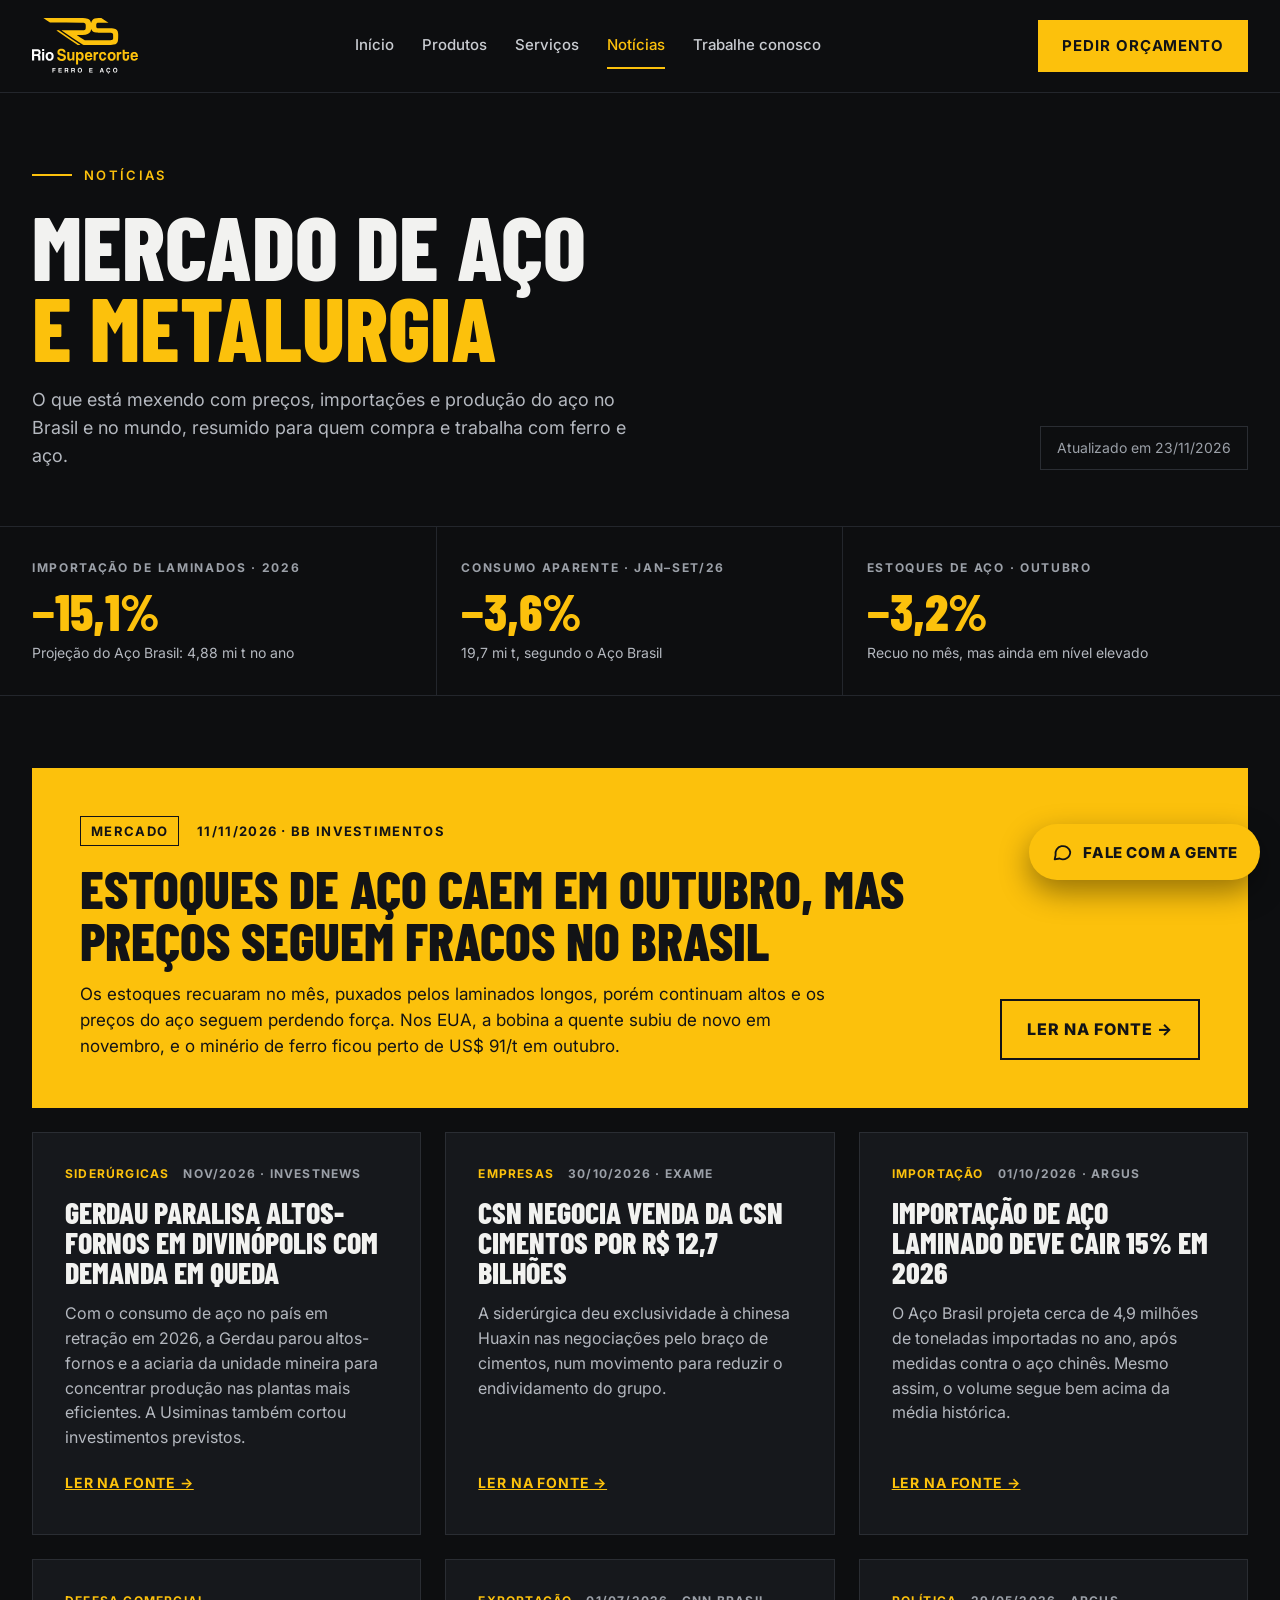
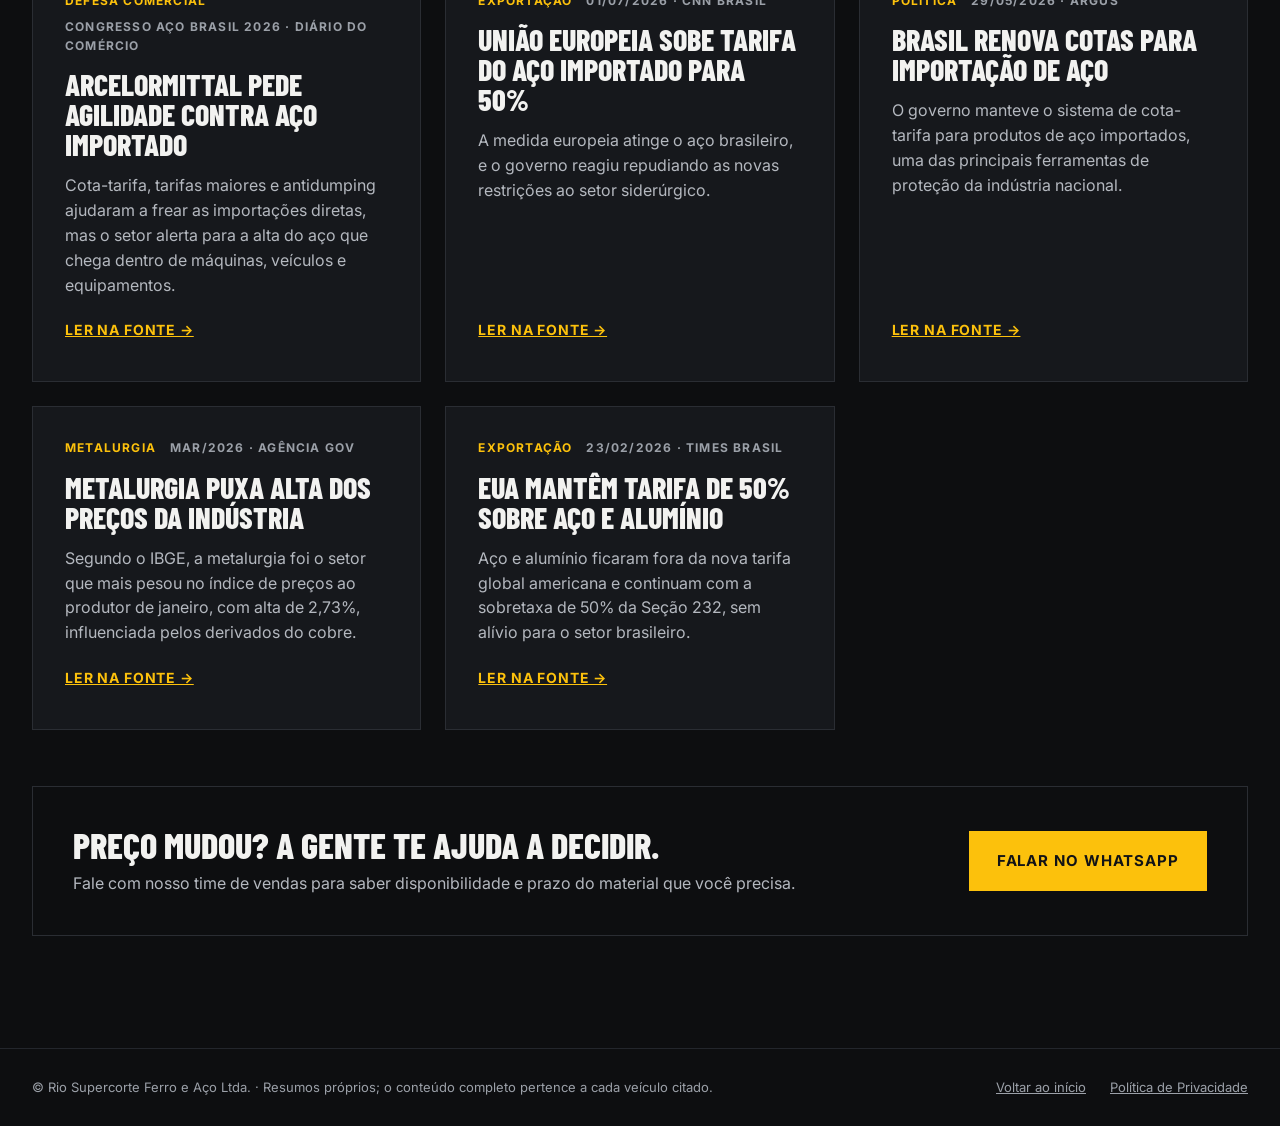
<file: noticias.html>
<!doctype html>
<html lang="pt-BR">
<head>
<meta charset="utf-8">
<meta name="viewport" content="width=device-width, initial-scale=1">
<title>Notícias do mercado de aço — Rio Supercorte</title>
<meta name="description" content="Notícias do mercado de aço e da metalurgia no Brasil, selecionadas pela Rio Supercorte.">
<link rel="canonical" href="https://rio-supercorte.vercel.app/noticias">
<meta property="og:url" content="https://rio-supercorte.vercel.app/noticias">
<meta property="og:locale" content="pt_BR">
<meta property="og:site_name" content="Rio Supercorte">
<meta name="theme-color" content="#FCC10C">
<meta property="og:type" content="website">
<meta property="og:title" content="Notícias do mercado de aço — Rio Supercorte">
<meta property="og:description" content="Notícias do mercado de aço e da metalurgia no Brasil, selecionadas pela Rio Supercorte.">
<meta property="og:image" content="https://rio-supercorte.vercel.app/assets/img/hero-galpao.jpg">
<link rel="icon" type="image/svg+xml" href="/assets/img/logo-rio-supercorte.svg">
<link rel="preconnect" href="https://fonts.googleapis.com">
<link rel="preconnect" href="https://fonts.gstatic.com" crossorigin>
<link href="https://fonts.googleapis.com/css2?family=Barlow+Condensed:wght@500;600;700;800&amp;family=Inter:wght@400;500;600;700&amp;display=swap" rel="stylesheet">
<link rel="stylesheet" href="/assets/css/style.css">
</head>
<body>
<div style="width: 100%; background: #0D0E10; color: #F2F2F0; font-family: Inter, system-ui, sans-serif; font-size: 16px; line-height: 1.55">

<!-- NAV -->
<header class="site-header" style="border-bottom: 1px solid #23262C">
<div class="header-inner" style="max-width: 1280px; margin: 0 auto; padding: 18px 32px; display: flex; flex-wrap: wrap; gap: 16px 40px; align-items: center; justify-content: space-between">
<a href="/" aria-label="Rio Supercorte, página inicial" style="display: flex; align-items: center; text-decoration: none">
<img src="/assets/img/logo-rio-supercorte.svg" alt="Rio Supercorte Ferro e Aço" style="height: 56px; width: auto; display: block">
</a>
<button type="button" class="menu-toggle" aria-expanded="false" aria-controls="menu" aria-label="Abrir menu"><span></span><span></span><span></span></button>
<nav id="menu" class="nav-main" aria-label="Principal" style="display: flex; flex-wrap: wrap; gap: 6px 28px; font-size: 15px; font-weight: 500">
<a href="/" style="color: #C9CCD1; text-decoration: none; padding: 10px 0">Início</a>
<a href="/#produtos" style="color: #C9CCD1; text-decoration: none; padding: 10px 0">Produtos</a>
<a href="/#servicos" style="color: #C9CCD1; text-decoration: none; padding: 10px 0">Serviços</a>
<a href="/noticias" aria-current="page" style="color: #FCC10C; text-decoration: none; padding: 10px 0; border-bottom: 2px solid #FCC10C">Notícias</a>
<a href="/trabalhe-conosco" style="color: #C9CCD1; text-decoration: none; padding: 10px 0">Trabalhe conosco</a>
</nav>
<a class="nav-cta" href="/#orcamento" style="background: #FCC10C; color: #121316; text-decoration: none; font-weight: 700; padding: 14px 24px; font-size: 15px; text-transform: uppercase; letter-spacing: 0.06em">Pedir orçamento</a>
</div>
</header>

<!-- HERO -->
<section style="border-bottom: 1px solid #23262C">
<div style="max-width: 1280px; margin: 0 auto; padding: 72px 32px 56px; display: flex; flex-wrap: wrap; gap: 24px 64px; align-items: end; justify-content: space-between">
<div style="flex: 1 1 560px; display: flex; flex-direction: column; gap: 20px">
<span style="display: inline-flex; align-items: center; gap: 12px; font-size: 13px; font-weight: 600; letter-spacing: 0.18em; text-transform: uppercase; color: #FCC10C"><span style="width: 40px; height: 2px; background: #FCC10C"></span>Notícias</span>
<h1 style="margin: 0; font-family: 'Barlow Condensed', sans-serif; font-weight: 800; text-transform: uppercase; font-size: clamp(52px, 7vw, 96px); line-height: 0.9">Mercado de aço<br><span style="color: #FCC10C">e metalurgia</span></h1>
<p style="margin: 0; max-width: 600px; font-size: 18px; color: #B4B8BF">O que está mexendo com preços, importações e produção do aço no Brasil e no mundo, resumido para quem compra e trabalha com ferro e aço.</p>
</div>
<span style="font-size: 14px; color: #9BA0A8; border: 1px solid #2A2D33; padding: 10px 16px">Atualizado em 23/11/2026</span>
</div>
</section>

<!-- PANORAMA -->
<section style="border-bottom: 1px solid #23262C">
<div class="stats-grid" style="max-width: 1280px; margin: 0 auto; padding: 0 32px; display: grid; grid-template-columns: repeat(auto-fit, minmax(260px, 1fr))">
<div style="padding: 32px 24px 32px 0; border-right: 1px solid #23262C; display: flex; flex-direction: column; gap: 6px">
<span style="font-size: 12px; font-weight: 700; text-transform: uppercase; letter-spacing: 0.14em; color: #9BA0A8">Importação de laminados · 2026</span>
<span style="font-family: 'Barlow Condensed', sans-serif; font-size: 52px; font-weight: 800; color: #FCC10C; line-height: 1">−15,1%</span>
<span style="font-size: 14px; color: #B4B8BF">Projeção do Aço Brasil: 4,88 mi t no ano</span>
</div>
<div style="padding: 32px 24px; border-right: 1px solid #23262C; display: flex; flex-direction: column; gap: 6px">
<span style="font-size: 12px; font-weight: 700; text-transform: uppercase; letter-spacing: 0.14em; color: #9BA0A8">Consumo aparente · jan–set/26</span>
<span style="font-family: 'Barlow Condensed', sans-serif; font-size: 52px; font-weight: 800; color: #FCC10C; line-height: 1">−3,6%</span>
<span style="font-size: 14px; color: #B4B8BF">19,7 mi t, segundo o Aço Brasil</span>
</div>
<div style="padding: 32px 24px; display: flex; flex-direction: column; gap: 6px">
<span style="font-size: 12px; font-weight: 700; text-transform: uppercase; letter-spacing: 0.14em; color: #9BA0A8">Estoques de aço · outubro</span>
<span style="font-family: 'Barlow Condensed', sans-serif; font-size: 52px; font-weight: 800; color: #FCC10C; line-height: 1">−3,2%</span>
<span style="font-size: 14px; color: #B4B8BF">Recuo no mês, mas ainda em nível elevado</span>
</div>
</div>
</section>

<!-- NOTÍCIAS -->
<section style="padding: 72px 0 112px">
<div style="max-width: 1280px; margin: 0 auto; padding: 0 32px; display: flex; flex-direction: column; gap: 24px">

<!-- Destaque -->
<article class="news-featured" style="background: #FCC10C; color: #121316; padding: 48px; display: flex; flex-wrap: wrap; gap: 24px 56px; align-items: end">
<div style="flex: 999 1 560px; display: flex; flex-direction: column; gap: 16px">
<div style="display: flex; flex-wrap: wrap; gap: 10px 18px; font-size: 13px; font-weight: 700; text-transform: uppercase; letter-spacing: 0.1em"><span style="border: 1.5px solid #121316; padding: 4px 10px">Mercado</span><span style="padding: 5px 0">11/11/2026 · BB Investimentos</span></div>
<h2 style="margin: 0; font-family: 'Barlow Condensed', sans-serif; font-weight: 800; text-transform: uppercase; font-size: clamp(36px, 4.2vw, 60px); line-height: 0.95">Estoques de aço caem em outubro, mas preços seguem fracos no Brasil</h2>
<p style="margin: 0; font-size: 17px; max-width: 760px">Os estoques recuaram no mês, puxados pelos laminados longos, porém continuam altos e os preços do aço seguem perdendo força. Nos EUA, a bobina a quente subiu de novo em novembro, e o minério de ferro ficou perto de US$ 91/t em outubro.</p>
</div>
<a href="https://investalk.bb.com.br/noticias/mercado/setorial-siderurgia-e-mineracao-novembro-2026" style="flex: 1 1 200px; color: #121316; font-weight: 800; text-transform: uppercase; letter-spacing: 0.06em; border: 2px solid #121316; padding: 16px 22px; text-decoration: none; text-align: center">Ler na fonte →</a>
</article>

<!-- Grade -->
<div class="news-grid" style="display: grid; grid-template-columns: repeat(auto-fit, minmax(340px, 1fr)); gap: 24px">

<article style="background: #16181C; border: 1px solid #2A2D33; padding: 32px; display: flex; flex-direction: column; gap: 14px">
<div style="display: flex; flex-wrap: wrap; gap: 8px 14px; font-size: 12px; font-weight: 700; text-transform: uppercase; letter-spacing: 0.1em; color: #9BA0A8"><span style="color: #FCC10C">Siderúrgicas</span><span>Nov/2026 · InvestNews</span></div>
<h3 style="margin: 0; font-family: 'Barlow Condensed', sans-serif; font-size: 30px; font-weight: 800; text-transform: uppercase; line-height: 1">Gerdau paralisa altos-fornos em Divinópolis com demanda em queda</h3>
<p style="margin: 0; color: #B4B8BF; flex-grow: 1">Com o consumo de aço no país em retração em 2026, a Gerdau parou altos-fornos e a aciaria da unidade mineira para concentrar produção nas plantas mais eficientes. A Usiminas também cortou investimentos previstos.</p>
<a href="https://investnews.com.br/?p=891616" style="font-weight: 700; text-transform: uppercase; letter-spacing: 0.06em; font-size: 14px; padding: 8px 0">Ler na fonte →</a>
</article>

<article style="background: #16181C; border: 1px solid #2A2D33; padding: 32px; display: flex; flex-direction: column; gap: 14px">
<div style="display: flex; flex-wrap: wrap; gap: 8px 14px; font-size: 12px; font-weight: 700; text-transform: uppercase; letter-spacing: 0.1em; color: #9BA0A8"><span style="color: #FCC10C">Empresas</span><span>30/10/2026 · Exame</span></div>
<h3 style="margin: 0; font-family: 'Barlow Condensed', sans-serif; font-size: 30px; font-weight: 800; text-transform: uppercase; line-height: 1">CSN negocia venda da CSN Cimentos por R$ 12,7 bilhões</h3>
<p style="margin: 0; color: #B4B8BF; flex-grow: 1">A siderúrgica deu exclusividade à chinesa Huaxin nas negociações pelo braço de cimentos, num movimento para reduzir o endividamento do grupo.</p>
<a href="https://exame.com/arquivo/siderurgia" style="font-weight: 700; text-transform: uppercase; letter-spacing: 0.06em; font-size: 14px; padding: 8px 0">Ler na fonte →</a>
</article>

<article style="background: #16181C; border: 1px solid #2A2D33; padding: 32px; display: flex; flex-direction: column; gap: 14px">
<div style="display: flex; flex-wrap: wrap; gap: 8px 14px; font-size: 12px; font-weight: 700; text-transform: uppercase; letter-spacing: 0.1em; color: #9BA0A8"><span style="color: #FCC10C">Importação</span><span>01/10/2026 · Argus</span></div>
<h3 style="margin: 0; font-family: 'Barlow Condensed', sans-serif; font-size: 30px; font-weight: 800; text-transform: uppercase; line-height: 1">Importação de aço laminado deve cair 15% em 2026</h3>
<p style="margin: 0; color: #B4B8BF; flex-grow: 1">O Aço Brasil projeta cerca de 4,9 milhões de toneladas importadas no ano, após medidas contra o aço chinês. Mesmo assim, o volume segue bem acima da média histórica.</p>
<a href="https://www.argusmedia.com/pt/news-and-insights/latest-market-news/2885550-brazil-2026-steel-imports-to-fall-aco-brasil" style="font-weight: 700; text-transform: uppercase; letter-spacing: 0.06em; font-size: 14px; padding: 8px 0">Ler na fonte →</a>
</article>

<article style="background: #16181C; border: 1px solid #2A2D33; padding: 32px; display: flex; flex-direction: column; gap: 14px">
<div style="display: flex; flex-wrap: wrap; gap: 8px 14px; font-size: 12px; font-weight: 700; text-transform: uppercase; letter-spacing: 0.1em; color: #9BA0A8"><span style="color: #FCC10C">Defesa comercial</span><span>Congresso Aço Brasil 2026 · Diário do Comércio</span></div>
<h3 style="margin: 0; font-family: 'Barlow Condensed', sans-serif; font-size: 30px; font-weight: 800; text-transform: uppercase; line-height: 1">ArcelorMittal pede agilidade contra aço importado</h3>
<p style="margin: 0; color: #B4B8BF; flex-grow: 1">Cota-tarifa, tarifas maiores e antidumping ajudaram a frear as importações diretas, mas o setor alerta para a alta do aço que chega dentro de máquinas, veículos e equipamentos.</p>
<a href="https://diariodocomercio.com.br/?p=634300" style="font-weight: 700; text-transform: uppercase; letter-spacing: 0.06em; font-size: 14px; padding: 8px 0">Ler na fonte →</a>
</article>

<article style="background: #16181C; border: 1px solid #2A2D33; padding: 32px; display: flex; flex-direction: column; gap: 14px">
<div style="display: flex; flex-wrap: wrap; gap: 8px 14px; font-size: 12px; font-weight: 700; text-transform: uppercase; letter-spacing: 0.1em; color: #9BA0A8"><span style="color: #FCC10C">Exportação</span><span>01/07/2026 · CNN Brasil</span></div>
<h3 style="margin: 0; font-family: 'Barlow Condensed', sans-serif; font-size: 30px; font-weight: 800; text-transform: uppercase; line-height: 1">União Europeia sobe tarifa do aço importado para 50%</h3>
<p style="margin: 0; color: #B4B8BF; flex-grow: 1">A medida europeia atinge o aço brasileiro, e o governo reagiu repudiando as novas restrições ao setor siderúrgico.</p>
<a href="https://www.cnnbrasil.com.br/tudo-sobre/setor-siderurgico/" style="font-weight: 700; text-transform: uppercase; letter-spacing: 0.06em; font-size: 14px; padding: 8px 0">Ler na fonte →</a>
</article>

<article style="background: #16181C; border: 1px solid #2A2D33; padding: 32px; display: flex; flex-direction: column; gap: 14px">
<div style="display: flex; flex-wrap: wrap; gap: 8px 14px; font-size: 12px; font-weight: 700; text-transform: uppercase; letter-spacing: 0.1em; color: #9BA0A8"><span style="color: #FCC10C">Política</span><span>29/05/2026 · Argus</span></div>
<h3 style="margin: 0; font-family: 'Barlow Condensed', sans-serif; font-size: 30px; font-weight: 800; text-transform: uppercase; line-height: 1">Brasil renova cotas para importação de aço</h3>
<p style="margin: 0; color: #B4B8BF; flex-grow: 1">O governo manteve o sistema de cota-tarifa para produtos de aço importados, uma das principais ferramentas de proteção da indústria nacional.</p>
<a href="https://www.argusmedia.com/pt/news-and-insights/latest-market-news/2833424-brazil-renews-quota-policy-for-import-steel" style="font-weight: 700; text-transform: uppercase; letter-spacing: 0.06em; font-size: 14px; padding: 8px 0">Ler na fonte →</a>
</article>

<article style="background: #16181C; border: 1px solid #2A2D33; padding: 32px; display: flex; flex-direction: column; gap: 14px">
<div style="display: flex; flex-wrap: wrap; gap: 8px 14px; font-size: 12px; font-weight: 700; text-transform: uppercase; letter-spacing: 0.1em; color: #9BA0A8"><span style="color: #FCC10C">Metalurgia</span><span>Mar/2026 · Agência Gov</span></div>
<h3 style="margin: 0; font-family: 'Barlow Condensed', sans-serif; font-size: 30px; font-weight: 800; text-transform: uppercase; line-height: 1">Metalurgia puxa alta dos preços da indústria</h3>
<p style="margin: 0; color: #B4B8BF; flex-grow: 1">Segundo o IBGE, a metalurgia foi o setor que mais pesou no índice de preços ao produtor de janeiro, com alta de 2,73%, influenciada pelos derivados do cobre.</p>
<a href="https://agenciagov.ebc.com.br/noticias/202603/precos-da-industria-sobem-0-34-em-janeiro-influenciados-pela-metalurgia" style="font-weight: 700; text-transform: uppercase; letter-spacing: 0.06em; font-size: 14px; padding: 8px 0">Ler na fonte →</a>
</article>

<article style="background: #16181C; border: 1px solid #2A2D33; padding: 32px; display: flex; flex-direction: column; gap: 14px">
<div style="display: flex; flex-wrap: wrap; gap: 8px 14px; font-size: 12px; font-weight: 700; text-transform: uppercase; letter-spacing: 0.1em; color: #9BA0A8"><span style="color: #FCC10C">Exportação</span><span>23/02/2026 · Times Brasil</span></div>
<h3 style="margin: 0; font-family: 'Barlow Condensed', sans-serif; font-size: 30px; font-weight: 800; text-transform: uppercase; line-height: 1">EUA mantêm tarifa de 50% sobre aço e alumínio</h3>
<p style="margin: 0; color: #B4B8BF; flex-grow: 1">Aço e alumínio ficaram fora da nova tarifa global americana e continuam com a sobretaxa de 50% da Seção 232, sem alívio para o setor brasileiro.</p>
<a href="https://timesbrasil.com.br/mundo/tarifas-trump/aco-aluminio-tarifa-50-eua-secao-232/" style="font-weight: 700; text-transform: uppercase; letter-spacing: 0.06em; font-size: 14px; padding: 8px 0">Ler na fonte →</a>
</article>

</div>

<!-- CTA -->
<div class="news-cta" style="margin-top: 32px; border: 1px solid #2A2D33; padding: 40px; display: flex; flex-wrap: wrap; gap: 20px 48px; align-items: center; justify-content: space-between">
<div style="flex: 1 1 480px">
<h2 style="margin: 0 0 8px; font-family: 'Barlow Condensed', sans-serif; font-size: 36px; font-weight: 800; text-transform: uppercase; line-height: 1">Preço mudou? A gente te ajuda a decidir.</h2>
<p style="margin: 0; color: #B4B8BF">Fale com nosso time de vendas para saber disponibilidade e prazo do material que você precisa.</p>
</div>
<a href="https://wa.me/5521996841513" style="background: #FCC10C; color: #121316; text-decoration: none; font-weight: 700; padding: 18px 28px; text-transform: uppercase; letter-spacing: 0.06em; font-size: 15px">Falar no WhatsApp</a>
</div>
</div>
</section>

<!-- FOOTER -->
<footer style="border-top: 1px solid #23262C">
<div style="max-width: 1280px; margin: 0 auto; padding: 28px 32px; display: flex; flex-wrap: wrap; gap: 12px 32px; justify-content: space-between; font-size: 13px; color: #9BA0A8">
<span>© Rio Supercorte Ferro e Aço Ltda. · Resumos próprios; o conteúdo completo pertence a cada veículo citado.</span>
<span style="display: flex; flex-wrap: wrap; gap: 24px"><a href="/" style="color: #9BA0A8">Voltar ao início</a><a href="#privacidade" style="color: #9BA0A8">Política de Privacidade</a></span>
</div>
</footer>

</div>
<script src="/assets/js/main.js" defer></script>
<script src="/assets/js/assistente.js" defer></script>
<!--Start of Tawk.to Script-->
<script type="text/javascript">
var Tawk_API=Tawk_API||{}, Tawk_LoadStart=new Date();
/* Integração com o assistente do site: o balão do Tawk fica escondido e o
   chat ao vivo abre pelo assistente ("Falar com vendedor" → "Chat ao vivo") */
Tawk_API.onLoad=function(){ if(!window.__rsTawkAberto){ Tawk_API.hideWidget(); } };
Tawk_API.onChatMinimized=function(){ window.__rsTawkAberto=false; Tawk_API.hideWidget(); };
Tawk_API.onChatMessageAgent=function(){ window.__rsTawkAberto=true; Tawk_API.showWidget(); };
(function(){
var s1=document.createElement("script"),s0=document.getElementsByTagName("script")[0];
s1.async=true;
s1.src='https://embed.tawk.to/6b04b8de52d49d3cf6856fdf/1k85749ft';
s1.charset='UTF-8';
s1.setAttribute('crossorigin','*');
s0.parentNode.insertBefore(s1,s0);
})();
</script>
<!--End of Tawk.to Script-->
</body>
</html>
</file>
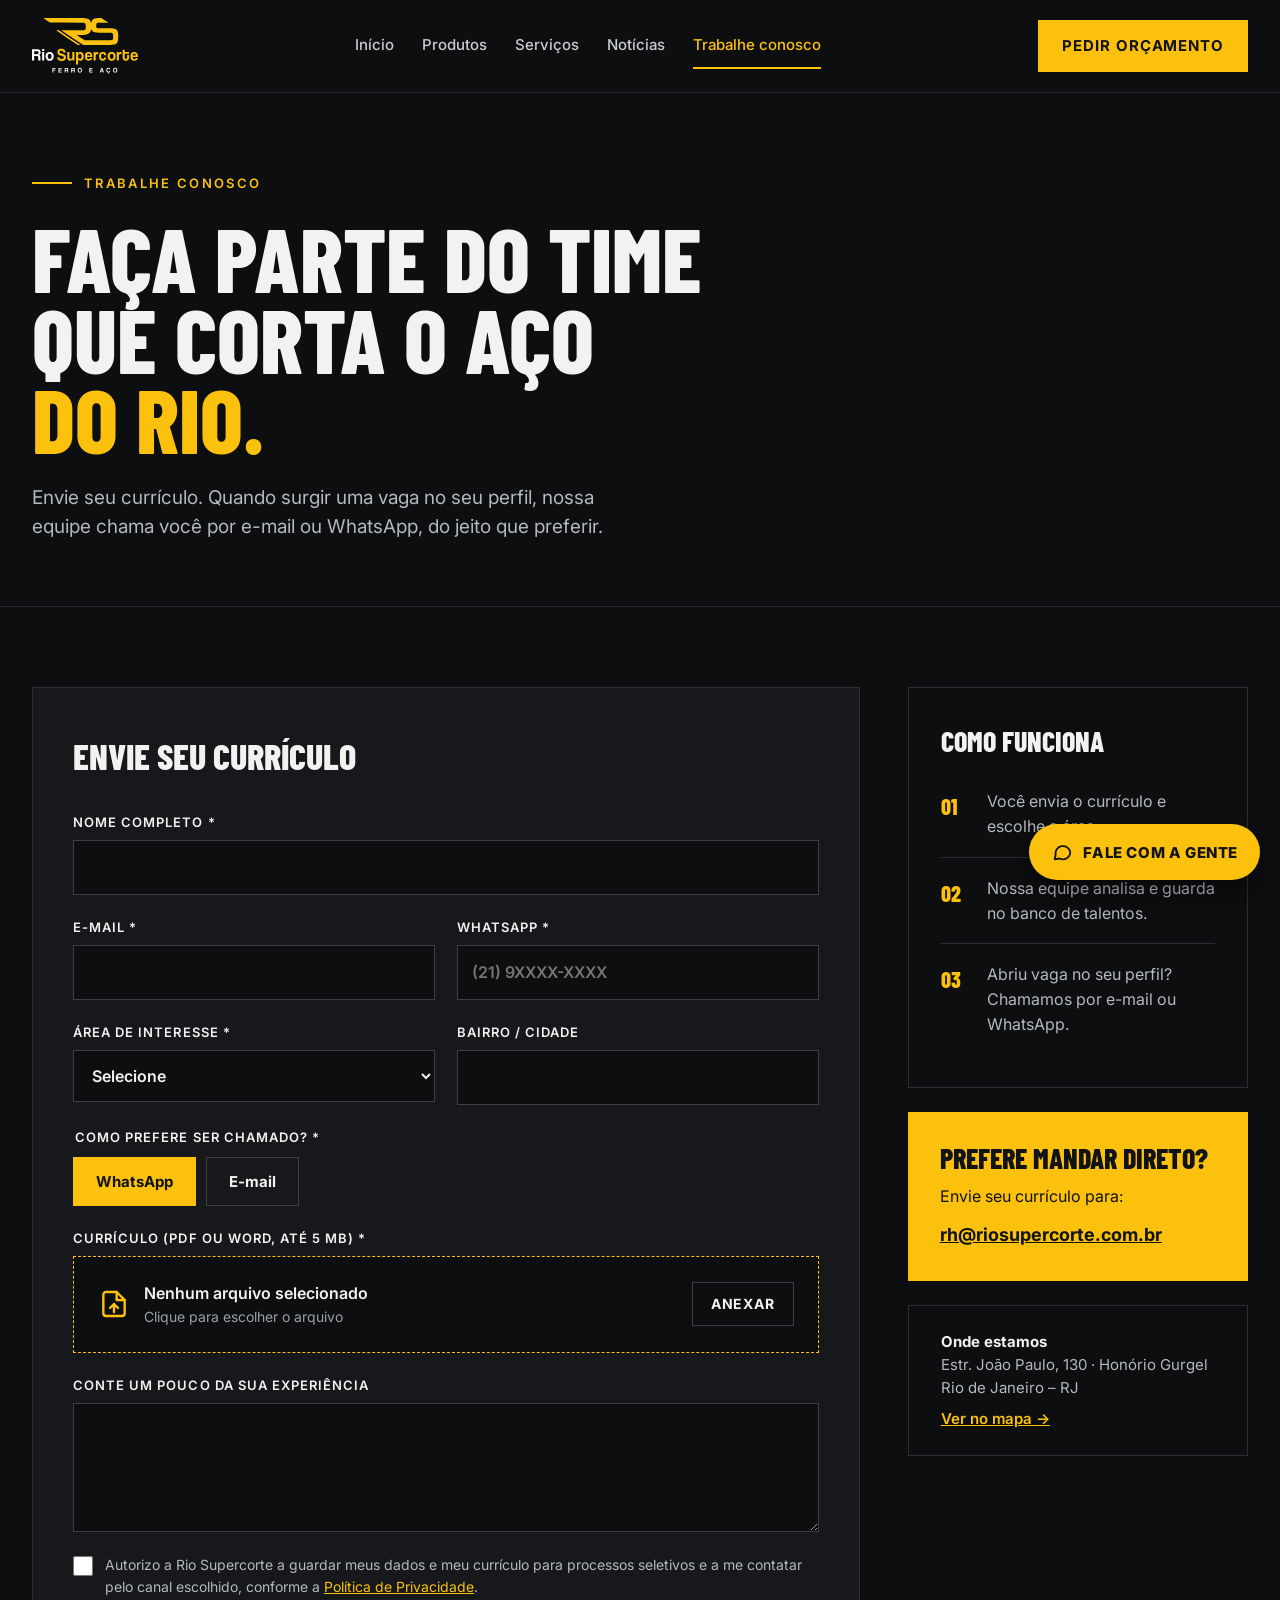
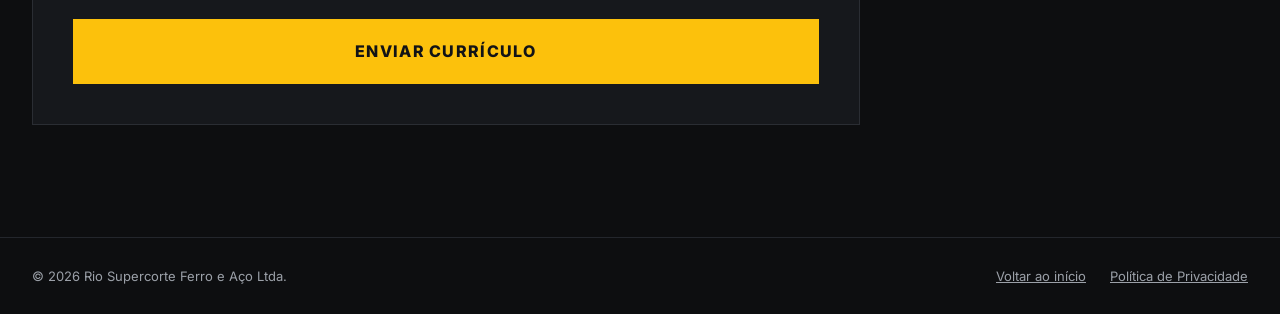
<file: trabalhe-conosco.html>
<!doctype html>
<html lang="pt-BR">
<head>
<meta charset="utf-8">
<meta name="viewport" content="width=device-width, initial-scale=1">
<title>Trabalhe Conosco — Rio Supercorte</title>
<meta name="description" content="Trabalhe na Rio Supercorte. Envie seu currículo e seja chamado por e-mail ou WhatsApp.">
<link rel="canonical" href="https://rio-supercorte.vercel.app/trabalhe-conosco">
<meta property="og:url" content="https://rio-supercorte.vercel.app/trabalhe-conosco">
<meta property="og:locale" content="pt_BR">
<meta property="og:site_name" content="Rio Supercorte">
<meta name="theme-color" content="#FCC10C">
<meta property="og:type" content="website">
<meta property="og:title" content="Trabalhe Conosco — Rio Supercorte">
<meta property="og:description" content="Trabalhe na Rio Supercorte. Envie seu currículo e seja chamado por e-mail ou WhatsApp.">
<meta property="og:image" content="https://rio-supercorte.vercel.app/assets/img/hero-galpao.jpg">
<link rel="icon" type="image/svg+xml" href="/assets/img/logo-rio-supercorte.svg">
<link rel="preconnect" href="https://fonts.googleapis.com">
<link rel="preconnect" href="https://fonts.gstatic.com" crossorigin>
<link href="https://fonts.googleapis.com/css2?family=Barlow+Condensed:wght@500;600;700;800&amp;family=Inter:wght@400;500;600;700&amp;display=swap" rel="stylesheet">
<link rel="stylesheet" href="/assets/css/style.css">
</head>
<body>
<div style="width: 100%; background: #0D0E10; color: #F2F2F0; font-family: Inter, system-ui, sans-serif; font-size: 16px; line-height: 1.55">

<!-- NAV -->
<header class="site-header" style="border-bottom: 1px solid #23262C">
<div class="header-inner" style="max-width: 1280px; margin: 0 auto; padding: 18px 32px; display: flex; flex-wrap: wrap; gap: 16px 40px; align-items: center; justify-content: space-between">
<a href="/" aria-label="Rio Supercorte, página inicial" style="display: flex; align-items: center; text-decoration: none">
<img src="/assets/img/logo-rio-supercorte.svg" alt="Rio Supercorte Ferro e Aço" style="height: 56px; width: auto; display: block">
</a>
<button type="button" class="menu-toggle" aria-expanded="false" aria-controls="menu" aria-label="Abrir menu"><span></span><span></span><span></span></button>
<nav id="menu" class="nav-main" aria-label="Principal" style="display: flex; flex-wrap: wrap; gap: 6px 28px; font-size: 15px; font-weight: 500">
<a href="/" style="color: #C9CCD1; text-decoration: none; padding: 10px 0">Início</a>
<a href="/#produtos" style="color: #C9CCD1; text-decoration: none; padding: 10px 0">Produtos</a>
<a href="/#servicos" style="color: #C9CCD1; text-decoration: none; padding: 10px 0">Serviços</a>
<a href="/noticias" style="color: #C9CCD1; text-decoration: none; padding: 10px 0">Notícias</a>
<a href="/trabalhe-conosco" aria-current="page" style="color: #FCC10C; text-decoration: none; padding: 10px 0; border-bottom: 2px solid #FCC10C">Trabalhe conosco</a>
</nav>
<a class="nav-cta" href="/#orcamento" style="background: #FCC10C; color: #121316; text-decoration: none; font-weight: 700; padding: 14px 24px; font-size: 15px; text-transform: uppercase; letter-spacing: 0.06em">Pedir orçamento</a>
</div>
</header>

<!-- HERO -->
<section style="border-bottom: 1px solid #23262C">
<div style="max-width: 1280px; margin: 0 auto; padding: 80px 32px 64px; display: flex; flex-direction: column; gap: 24px">
<span style="display: inline-flex; align-items: center; gap: 12px; font-size: 13px; font-weight: 600; letter-spacing: 0.18em; text-transform: uppercase; color: #FCC10C"><span style="width: 40px; height: 2px; background: #FCC10C"></span>Trabalhe conosco</span>
<h1 style="margin: 0; font-family: 'Barlow Condensed', sans-serif; font-weight: 800; text-transform: uppercase; font-size: clamp(52px, 7vw, 100px); line-height: 0.9; max-width: 1000px">Faça parte do time<br>que corta o aço<br><span style="color: #FCC10C">do Rio.</span></h1>
<p style="margin: 0; max-width: 620px; font-size: 19px; color: #B4B8BF">Envie seu currículo. Quando surgir uma vaga no seu perfil, nossa equipe chama você por e-mail ou WhatsApp, do jeito que preferir.</p>
</div>
</section>

<!-- FORM + LATERAL -->
<section style="padding: 80px 0 112px">
<div style="max-width: 1280px; margin: 0 auto; padding: 0 32px; display: flex; flex-wrap: wrap; gap: 48px; align-items: start">

<!-- Formulário -->
<div style="flex: 999 1 620px; min-width: 0; background: #16181C; border: 1px solid #2A2D33">

<div id="cv-form-wrap">
<form id="form-curriculo" action="https://formspree.io/f/xkjrppry" method="POST" enctype="multipart/form-data" data-endpoint="https://formspree.io/f/xkjrppry" style="padding: 40px; display: grid; grid-template-columns: repeat(2, minmax(0, 1fr)); gap: 22px">
<h2 style="grid-column: 1 / -1; margin: 0 0 6px; font-family: 'Barlow Condensed', sans-serif; font-size: 36px; font-weight: 800; text-transform: uppercase">Envie seu currículo</h2>
<input type="hidden" name="_subject" value="Novo currículo pelo site – Rio Supercorte">

<label style="grid-column: 1 / -1; display: flex; flex-direction: column; gap: 8px; font-size: 13px; font-weight: 600; text-transform: uppercase; letter-spacing: 0.08em">Nome completo *
<input type="text" name="nome" required="required" autocomplete="name" style="background: #0D0E10; border: 1px solid #3A3E45; color: #F2F2F0; padding: 14px; font-size: 16px; text-transform: none; letter-spacing: 0"></label>

<label style="display: flex; flex-direction: column; gap: 8px; font-size: 13px; font-weight: 600; text-transform: uppercase; letter-spacing: 0.08em">E-mail *
<input type="email" name="email" required="required" autocomplete="email" style="background: #0D0E10; border: 1px solid #3A3E45; color: #F2F2F0; padding: 14px; font-size: 16px; text-transform: none; letter-spacing: 0"></label>

<label style="display: flex; flex-direction: column; gap: 8px; font-size: 13px; font-weight: 600; text-transform: uppercase; letter-spacing: 0.08em">WhatsApp *
<input type="tel" name="whatsapp" required="required" placeholder="(21) 9XXXX-XXXX" autocomplete="tel" style="background: #0D0E10; border: 1px solid #3A3E45; color: #F2F2F0; padding: 14px; font-size: 16px; text-transform: none; letter-spacing: 0"></label>

<label style="display: flex; flex-direction: column; gap: 8px; font-size: 13px; font-weight: 600; text-transform: uppercase; letter-spacing: 0.08em">Área de interesse *
<select name="area" required="required" style="background: #0D0E10; border: 1px solid #3A3E45; color: #F2F2F0; padding: 14px; font-size: 16px; text-transform: none; letter-spacing: 0">
<option value="">Selecione</option>
<option>Operador de oxicorte / plasma / jato d'água</option>
<option>Soldador</option>
<option>Dobra e calandragem</option>
<option>Usinagem / torneiro</option>
<option>Logística, expedição e motorista</option>
<option>Vendas e atendimento</option>
<option>Administrativo</option>
<option>Outra</option>
</select></label>

<label style="display: flex; flex-direction: column; gap: 8px; font-size: 13px; font-weight: 600; text-transform: uppercase; letter-spacing: 0.08em">Bairro / cidade
<input type="text" name="cidade" autocomplete="address-level2" style="background: #0D0E10; border: 1px solid #3A3E45; color: #F2F2F0; padding: 14px; font-size: 16px; text-transform: none; letter-spacing: 0"></label>

<fieldset style="grid-column: 1 / -1; border: 0; margin: 0; padding: 0; display: flex; flex-direction: column; gap: 10px">
<legend style="font-size: 13px; font-weight: 600; text-transform: uppercase; letter-spacing: 0.08em; margin-bottom: 10px">Como prefere ser chamado? *</legend>
<div style="display: flex; flex-wrap: wrap; gap: 10px">
<button type="button" class="contato-opcao" data-contato="whatsapp" aria-pressed="true">WhatsApp</button>
<button type="button" class="contato-opcao" data-contato="email" aria-pressed="false">E-mail</button>
<input type="hidden" name="contato" id="cv-contato" value="whatsapp">
</div>
</fieldset>

<div style="grid-column: 1 / -1; display: flex; flex-direction: column; gap: 8px">
<label for="cv" style="font-size: 13px; font-weight: 600; text-transform: uppercase; letter-spacing: 0.08em">Currículo (PDF ou Word, até 5 MB) *</label>
<label style="display: flex; flex-wrap: wrap; align-items: center; justify-content: space-between; gap: 16px; border: 1.5px dashed #FCC10C; background: #0D0E10; padding: 24px; cursor: pointer">
<span style="display: flex; align-items: center; gap: 14px">
<svg width="32" height="32" viewBox="0 0 24 24" fill="none" stroke="#FCC10C" stroke-width="1.8" stroke-linecap="round" stroke-linejoin="round" aria-hidden="true"><path d="M14 3H6a2 2 0 0 0-2 2v14a2 2 0 0 0 2 2h12a2 2 0 0 0 2-2V9z"></path><path d="M14 3v6h6"></path><path d="M12 18v-6M9 15l3-3 3 3"></path></svg>
<span><span id="cv-nome-arquivo" style="display: block; font-weight: 600">Nenhum arquivo selecionado</span><span style="display: block; font-size: 14px; color: #9BA0A8">Clique para escolher o arquivo</span></span>
</span>
<span style="border: 1.5px solid #3A3E45; padding: 10px 18px; font-size: 14px; font-weight: 700; text-transform: uppercase; letter-spacing: 0.06em">Anexar</span>
<input id="cv" type="file" name="curriculo" required="required" accept=".pdf,.doc,.docx" style="position: absolute; width: 1px; height: 1px; opacity: 0"></label>
</div>

<label style="grid-column: 1 / -1; display: flex; flex-direction: column; gap: 8px; font-size: 13px; font-weight: 600; text-transform: uppercase; letter-spacing: 0.08em">Conte um pouco da sua experiência
<textarea name="mensagem" rows="4" style="background: #0D0E10; border: 1px solid #3A3E45; color: #F2F2F0; padding: 14px; font-size: 16px; resize: vertical; text-transform: none; letter-spacing: 0"></textarea></label>

<label style="grid-column: 1 / -1; display: flex; gap: 12px; align-items: flex-start; font-size: 14px; color: #B4B8BF">
<input type="checkbox" name="lgpd" required="required" style="width: 20px; height: 20px; margin: 2px 0 0; accent-color: #FCC10C; flex-shrink: 0">
<span>Autorizo a Rio Supercorte a guardar meus dados e meu currículo para processos seletivos e a me contatar pelo canal escolhido, conforme a <a href="#privacidade">Política de Privacidade</a>.</span></label>

<button type="submit" style="grid-column: 1 / -1; background: #FCC10C; color: #121316; border: 0; padding: 20px; font-size: 16px; font-weight: 800; text-transform: uppercase; letter-spacing: 0.08em; cursor: pointer">Enviar currículo</button>
</form>
</div>

<div id="cv-sucesso" hidden>
<div role="status" style="padding: 64px 40px; display: flex; flex-direction: column; gap: 20px; align-items: flex-start">
<svg width="64" height="64" viewBox="0 0 24 24" fill="none" stroke="#FCC10C" stroke-width="2" stroke-linecap="round" stroke-linejoin="round" aria-hidden="true"><circle cx="12" cy="12" r="10"></circle><path d="M8 12.5l2.5 2.5L16 9.5"></path></svg>
<h2 style="margin: 0; font-family: 'Barlow Condensed', sans-serif; font-size: 48px; font-weight: 800; text-transform: uppercase; line-height: 0.95">Currículo recebido!</h2>
<p style="margin: 0; font-size: 18px; color: #B4B8BF; max-width: 520px">Obrigado pelo interesse. Quando houver uma vaga no seu perfil, entraremos em contato por <span id="cv-canal">WhatsApp</span>.</p>
<button type="button" id="cv-reset" style="border: 1.5px solid #3A3E45; background: transparent; color: #F2F2F0; padding: 14px 24px; font-weight: 700; text-transform: uppercase; letter-spacing: 0.06em; cursor: pointer">Enviar outro currículo</button>
</div>
</div>
</div>

<!-- Lateral -->
<aside style="flex: 1 1 340px; min-width: 0; display: flex; flex-direction: column; gap: 24px">
<div style="border: 1px solid #2A2D33; padding: 32px; display: flex; flex-direction: column">
<h2 style="margin: 0 0 8px; font-family: 'Barlow Condensed', sans-serif; font-size: 28px; font-weight: 800; text-transform: uppercase">Como funciona</h2>
<div style="display: flex; gap: 18px; padding: 18px 0; border-bottom: 1px solid #2A2D33"><span style="font-family: 'Barlow Condensed', sans-serif; font-size: 22px; font-weight: 800; color: #FCC10C; width: 28px; flex-shrink: 0">01</span><p style="margin: 0; color: #B4B8BF">Você envia o currículo e escolhe a área.</p></div>
<div style="display: flex; gap: 18px; padding: 18px 0; border-bottom: 1px solid #2A2D33"><span style="font-family: 'Barlow Condensed', sans-serif; font-size: 22px; font-weight: 800; color: #FCC10C; width: 28px; flex-shrink: 0">02</span><p style="margin: 0; color: #B4B8BF">Nossa equipe analisa e guarda no banco de talentos.</p></div>
<div style="display: flex; gap: 18px; padding: 18px 0"><span style="font-family: 'Barlow Condensed', sans-serif; font-size: 22px; font-weight: 800; color: #FCC10C; width: 28px; flex-shrink: 0">03</span><p style="margin: 0; color: #B4B8BF">Abriu vaga no seu perfil? Chamamos por e-mail ou WhatsApp.</p></div>
</div>
<div style="background: #FCC10C; color: #121316; padding: 32px; display: flex; flex-direction: column; gap: 12px">
<h2 style="margin: 0; font-family: 'Barlow Condensed', sans-serif; font-size: 28px; font-weight: 800; text-transform: uppercase; line-height: 1">Prefere mandar direto?</h2>
<p style="margin: 0">Envie seu currículo para:</p>
<a href="mailto:rh@riosupercorte.com.br" style="color: #121316; font-weight: 700; font-size: 18px">rh@riosupercorte.com.br</a>
</div>
<div style="border: 1px solid #2A2D33; padding: 24px 32px; font-size: 15px; color: #B4B8BF">
<strong style="color: #F2F2F0">Onde estamos</strong><br>Estr. João Paulo, 130 · Honório Gurgel<br>Rio de Janeiro – RJ<br><a href="https://www.google.com/maps/place/Estr.+Jo%C3%A3o+Paulo,+130+-+Hon%C3%B3rio+Gurgel,+Rio+de+Janeiro+-+RJ,+21512-002/@-22.8470774,-43.3614542,17z/data=!3m1!4b1!4m5!3m4!1s0x99630d716552cf:0x96d2a82ef9ae81f3!8m2!3d-22.8470774!4d-43.3592655" target="_blank" rel="noopener" style="display: inline-block; margin-top: 8px; font-weight: 600">Ver no mapa →</a>
</div>
</aside>
</div>
</section>

<!-- FOOTER -->
<footer style="border-top: 1px solid #23262C">
<div style="max-width: 1280px; margin: 0 auto; padding: 28px 32px; display: flex; flex-wrap: wrap; gap: 12px 32px; justify-content: space-between; font-size: 13px; color: #9BA0A8">
<span>© <span data-ano>2026</span> Rio Supercorte Ferro e Aço Ltda.</span>
<span style="display: flex; flex-wrap: wrap; gap: 24px"><a href="/" style="color: #9BA0A8">Voltar ao início</a><a href="#privacidade" style="color: #9BA0A8">Política de Privacidade</a></span>
</div>
</footer>

</div>
<script src="/assets/js/main.js" defer></script>
<script src="/assets/js/assistente.js" defer></script>
<!--Start of Tawk.to Script-->
<script type="text/javascript">
var Tawk_API=Tawk_API||{}, Tawk_LoadStart=new Date();
/* Integração com o assistente do site: o balão do Tawk fica escondido e o
   chat ao vivo abre pelo assistente ("Falar com vendedor" → "Chat ao vivo") */
Tawk_API.onLoad=function(){ if(!window.__rsTawkAberto){ Tawk_API.hideWidget(); } };
Tawk_API.onChatMinimized=function(){ window.__rsTawkAberto=false; Tawk_API.hideWidget(); };
Tawk_API.onChatMessageAgent=function(){ window.__rsTawkAberto=true; Tawk_API.showWidget(); };
(function(){
var s1=document.createElement("script"),s0=document.getElementsByTagName("script")[0];
s1.async=true;
s1.src='https://embed.tawk.to/6b04b8de52d49d3cf6856fdf/1k85749ft';
s1.charset='UTF-8';
s1.setAttribute('crossorigin','*');
s0.parentNode.insertBefore(s1,s0);
})();
</script>
<!--End of Tawk.to Script-->
</body>
</html>
</file>
<file: assets/css/style.css>
/* Rio Supercorte — estilos globais */
body{margin:0;background:#0D0E10}
a{color:#FCC10C}a:hover{color:#FFD54A}
*{box-sizing:border-box}
input,textarea,select{font:inherit}
.hero-bg{background-color:#0D0E10;background-image:radial-gradient(ellipse at center,rgba(13,14,16,.38) 0%,rgba(13,14,16,.58) 100%),url(../img/hero-galpao.jpg);background-size:cover;background-position:center center;background-repeat:no-repeat}
.hero-bg h1,.hero-bg p{text-shadow:0 2px 18px rgba(0,0,0,.55)}
.prod{position:relative;overflow:hidden;transition:transform .35s cubic-bezier(.2,.7,.2,1),box-shadow .35s ease,background-color .35s ease,color .35s ease;-webkit-tap-highlight-color:transparent}
.prod::before{content:"";position:absolute;left:0;right:0;bottom:0;height:4px;background:#FCC10C;transform:scaleX(0);transform-origin:left;transition:transform .45s ease}
.prod::after{content:"Orçar →";position:absolute;top:24px;right:24px;font-family:'Barlow Condensed',sans-serif;font-weight:800;font-size:16px;letter-spacing:.06em;text-transform:uppercase;color:#FCC10C;opacity:0;transform:translateX(-10px);transition:opacity .35s ease,transform .35s ease}
.prod svg{transition:transform .5s cubic-bezier(.2,.7,.2,1)}
.prod svg *{transition:stroke .35s ease}
.prod h3{transition:transform .35s ease}
.prod p{transition:color .35s ease}
.prod:hover,.prod:active,.prod:focus-visible{transform:translateY(-8px);box-shadow:0 22px 44px rgba(18,19,22,.28);background-color:#121316 !important;color:#F2F2F0 !important;border-color:#121316 !important}
.prod:hover p,.prod:active p,.prod:focus-visible p{color:#B4B8BF !important}
.prod:hover svg,.prod:active svg,.prod:focus-visible svg{transform:scale(1.15) rotate(-6deg)}
.prod:hover svg *,.prod:active svg *,.prod:focus-visible svg *{stroke:#FCC10C}
.prod:hover h3,.prod:active h3,.prod:focus-visible h3{transform:translateX(4px)}
.prod:hover::before,.prod:active::before,.prod:focus-visible::before{transform:scaleX(1)}
.prod:hover::after,.prod:active::after,.prod:focus-visible::after{opacity:1;transform:translateX(0)}
.prod-dark:hover,.prod-dark:active,.prod-dark:focus-visible{background-color:#FCC10C !important;color:#121316 !important}
.prod-dark:hover p,.prod-dark:active p,.prod-dark:focus-visible p{color:#121316 !important}
.prod-dark:hover span,.prod-dark:active span,.prod-dark:focus-visible span{color:#121316 !important}
.prod:hover svg [fill="#FFFFFF"],.prod:active svg [fill="#FFFFFF"],.prod:focus-visible svg [fill="#FFFFFF"]{fill:#121316}
.prod-dark::before{background:#121316}
.prod-dark::after{color:#121316}
@media (prefers-reduced-motion:reduce){.prod,.prod svg,.prod h3,.prod::before,.prod::after{transition:none}}
.produtos-bg{background-color:#F4F3EF;background-image:linear-gradient(rgba(244,243,239,.4),rgba(244,243,239,.4)),url(../img/produtos-estoque.jpg);background-size:cover;background-position:center;background-repeat:no-repeat}
.svc{position:relative;overflow:hidden;isolation:isolate;cursor:pointer;transition:transform .35s ease,box-shadow .35s ease;-webkit-tap-highlight-color:transparent}
.svc>*{position:relative;z-index:2}
.svc .svc-bg{position:absolute;inset:0;z-index:0;width:100%;height:100%;object-fit:cover;transform:scale(1.04);filter:grayscale(.4) brightness(.9);transition:transform .7s cubic-bezier(.2,.7,.2,1),filter .5s ease}
.svc::after{content:"";position:absolute;inset:0;z-index:1;background:linear-gradient(180deg,rgba(18,19,22,.8) 0%,rgba(18,19,22,.7) 45%,rgba(18,19,22,.95) 100%);transition:opacity .45s ease}
.svc-hot::after{background:linear-gradient(180deg,rgba(252,193,12,.55) 0%,rgba(252,193,12,.4) 40%,rgba(252,193,12,.9) 100%)}
.svc-hot .svc-bg{filter:none}
.svc-hot:hover::after,.svc-hot:active::after,.svc-hot:focus-within::after{opacity:.85}
.svc::before{content:"";position:absolute;left:0;right:0;bottom:0;height:4px;z-index:3;background:#FCC10C;transform:scaleX(0);transform-origin:left;transition:transform .45s ease}
.svc-hot::before{background:#121316}
.svc h3{transition:transform .35s ease,letter-spacing .35s ease}
.svc:hover,.svc:active,.svc:focus-within{transform:translateY(-6px);box-shadow:0 18px 40px rgba(0,0,0,.45);z-index:4}
.svc:hover .svc-bg,.svc:active .svc-bg,.svc:focus-within .svc-bg{transform:scale(1.14);filter:grayscale(0) brightness(1)}
.svc:hover::after,.svc:active::after,.svc:focus-within::after{opacity:.78}
.svc:hover::before,.svc:active::before,.svc:focus-within::before{transform:scaleX(1)}
.svc:hover h3,.svc:active h3,.svc:focus-within h3{transform:translateY(-4px);letter-spacing:.02em}
@media (prefers-reduced-motion:reduce){.svc,.svc .svc-bg,.svc::after,.svc::before,.svc h3{transition:none}}
.orcamento-bg{background-color:#FCC10C;background-image:linear-gradient(90deg,rgba(252,193,12,.84) 0%,rgba(252,193,12,.7) 45%,rgba(252,193,12,.52) 100%),url(../img/hero-galpao.jpg);background-size:cover;background-position:center center;background-repeat:no-repeat}
input,textarea,select,button{font:inherit}

/* Utilitários */
[hidden]{display:none !important}
html{scroll-behavior:smooth}
@media (prefers-reduced-motion:reduce){html{scroll-behavior:auto}}

/* Trabalhe conosco — escolha do canal de contato */
.contato-opcao{min-height:48px;padding:12px 22px;font-weight:700;font-size:15px;cursor:pointer;background:transparent;color:#F2F2F0;border:1.5px solid #3A3E45;transition:background-color .2s,color .2s,border-color .2s}
.contato-opcao[aria-pressed="true"]{background:#FCC10C;color:#121316;border-color:#FCC10C}

/* Hero — animação do oxicorte recortando a peça sob desenho */
.cut-lift{transform-box:view-box;animation:cutLift 9s ease-in-out infinite}
.cut-piece{opacity:0;animation:cutPiece 9s ease infinite}
.cut-line{animation:cutLine 9s linear infinite}
.cut-hole{transform-box:fill-box;transform-origin:center;opacity:0;animation:cutHole 9s cubic-bezier(.3,1.5,.5,1) infinite}
.cut-torch{transform-box:view-box;transform-origin:240px 170px;animation:cutTorch 9s linear infinite}
.cut-glow{animation:cutGlow .5s ease-in-out infinite}
.cut-sparks line{transform-box:view-box;transform-origin:358px 170px;animation:cutSpark .32s ease-out infinite}
.cut-sparks line:nth-child(2n){animation-delay:.12s}
.cut-sparks line:nth-child(3n){animation-delay:.2s}
.cut-dim{transform-box:fill-box;transform-origin:center;animation:cutDim 9s ease infinite}
@keyframes cutLine{0%{stroke-dashoffset:100;opacity:1}50%{stroke-dashoffset:0;opacity:1}90%{stroke-dashoffset:0;opacity:1}97%,100%{stroke-dashoffset:0;opacity:0}}
@keyframes cutTorch{0%{transform:rotate(0deg);opacity:1}50%{transform:rotate(360deg);opacity:1}54%,100%{transform:rotate(360deg);opacity:0}}
@keyframes cutPiece{0%,50%{opacity:0}56%,90%{opacity:1}97%,100%{opacity:0}}
@keyframes cutHole{0%,56%{opacity:0;transform:scale(.2)}63%,90%{opacity:1;transform:scale(1)}97%,100%{opacity:0;transform:scale(1)}}
@keyframes cutLift{0%,62%{transform:translate(0,0);filter:none}70%,90%{transform:translate(-6px,-8px);filter:drop-shadow(8px 12px 0 rgba(0,0,0,.55))}100%{transform:translate(0,0);filter:none}}
@keyframes cutDim{0%,68%{opacity:0;transform:scaleX(0)}76%,90%{opacity:1;transform:scaleX(1)}97%,100%{opacity:0;transform:scaleX(1)}}
@keyframes cutGlow{0%,100%{opacity:.25}50%{opacity:.8}}
@keyframes cutSpark{0%{opacity:1;transform:scale(.4)}100%{opacity:0;transform:scale(1.5)}}
@media (prefers-reduced-motion:reduce){.cut-lift,.cut-piece,.cut-line,.cut-hole,.cut-torch,.cut-glow,.cut-sparks line,.cut-dim{animation:none}.cut-piece,.cut-hole{opacity:1}.cut-line{stroke-dashoffset:0}.cut-torch{display:none}}

/* =========================================================
   CELULAR (até 640px) — ajustes só para telas pequenas
   ========================================================= */
.menu-toggle{display:none}

@media (max-width: 640px){
  /* Respiro lateral e vertical mais compacto */
  [style*="max-width: 1280px"]{padding-left:20px !important;padding-right:20px !important}
  section[style*="padding: 112px 0"],section[style*="padding: 104px 0"]{padding-top:64px !important;padding-bottom:64px !important}
  section[style*="padding: 0 0 112px"]{padding-bottom:64px !important}
  section[style*="padding: 80px 0 112px"],section[style*="padding: 72px 0 112px"]{padding-top:40px !important;padding-bottom:64px !important}
  h2[style*="clamp(44px"]{font-size:40px !important}

  /* Faixa amarela de contatos: só telefone e WhatsApp, numa linha */
  .topbar{font-size:13px !important}
  .topbar>div{justify-content:center !important;padding-top:8px !important;padding-bottom:8px !important}
  .topbar-tag,.topbar-mail{display:none !important}

  /* Cabeçalho fixo com menu sanduíche */
  .site-header{position:sticky;top:0;z-index:50;background:#0D0E10}
  .header-inner{padding-top:12px !important;padding-bottom:12px !important;gap:0 !important}
  .header-inner img{height:44px !important}
  .menu-toggle{display:flex;flex-direction:column;justify-content:center;gap:5px;width:48px;height:48px;padding:12px;background:transparent;border:1.5px solid #3A3E45;cursor:pointer}
  .menu-toggle span{display:block;height:2px;background:#F2F2F0;transition:transform .25s ease,opacity .2s ease}
  .menu-open .menu-toggle span:nth-child(1){transform:translateY(7px) rotate(45deg)}
  .menu-open .menu-toggle span:nth-child(2){opacity:0}
  .menu-open .menu-toggle span:nth-child(3){transform:translateY(-7px) rotate(-45deg)}
  .nav-main,.nav-cta{display:none !important}
  .menu-open .nav-main{display:flex !important;flex-direction:column !important;flex-basis:100%;gap:0 !important;margin-top:12px;border-top:1px solid #23262C}
  .menu-open .nav-main a{font-size:18px !important;padding:14px 0 !important;border-bottom:1px solid #23262C !important}
  .menu-open .nav-cta{display:block !important;flex-basis:100%;text-align:center;margin-top:16px}

  /* Topo (hero) */
  .hero-inner{padding-top:40px !important;padding-bottom:48px !important;gap:36px !important}
  .hero-inner h1{font-size:52px !important}
  .hero-inner p{font-size:17px !important}
  .hero-inner a[href^="https://wa.me"],.hero-inner a[href="#servicos"]{flex:1 1 100%;justify-content:center}
  .hero-card{padding:18px !important}
  .hero-card>div:first-child{font-size:12px !important;letter-spacing:.08em !important}
  .spec-grid>div{padding:10px !important}
  .spec-grid>div>div:first-child{font-size:10px !important;letter-spacing:.04em !important}
  .spec-grid>div>div:last-child{font-size:13px !important}

  /* Números (2 por linha, alinhados) */
  .stats-grid{grid-template-columns:repeat(2,minmax(0,1fr)) !important;gap:0 16px !important}
  .stats-grid>div{padding:20px 0 !important;border-right:0 !important;border-bottom:1px solid #23262C}
  .stats-grid>div>div:first-child,.stats-grid>div>span:nth-child(2){font-size:34px !important}
  .stats-grid>div>div:last-child,.stats-grid>div>span{font-size:13px !important}
  .stats-grid>div>span:first-child{font-size:10px !important}

  /* Faixa de materiais */
  .materials{font-size:19px !important;gap:6px 14px !important;justify-content:flex-start !important;padding-top:16px !important;padding-bottom:16px !important}
  .materials [aria-hidden="true"]{display:none}
  .materials span:not([aria-hidden]){border:1.5px solid #121316;padding:4px 10px}

  /* Serviços: cards mais baixos */
  .svc{min-height:220px !important;padding:24px !important}
  .svc h3{font-size:30px !important}
  .svc:hover,.svc:active,.svc:focus-within{transform:none}

  /* Produtos: 2 por linha */
  .prod-grid{grid-template-columns:repeat(2,minmax(0,1fr)) !important;gap:12px !important}
  .prod{padding:18px !important;gap:16px !important}
  .prod svg{width:44px;height:44px}
  .prod h3{font-size:19px !important;overflow-wrap:anywhere}
  .prod p{font-size:13px !important;line-height:1.4}
  .prod-dark>span:first-child{font-size:48px !important}
  .prod::after{top:14px;right:14px;font-size:13px}
  .prod:hover,.prod:active,.prod:focus-visible{transform:translateY(-4px)}

  /* Setores */
  .setores-box{padding:28px 20px !important;gap:24px !important}
  .setores-box span[style*="padding: 12px 20px"]{padding:9px 14px !important;font-size:14px !important}

  /* Formulários em 1 coluna */
  #form-orcamento,#form-curriculo{grid-template-columns:minmax(0,1fr) !important;padding:24px 20px !important;gap:16px !important}
  #form-orcamento input,#form-orcamento select,#form-orcamento textarea,#form-curriculo input:not([type="checkbox"]):not([type="file"]),#form-curriculo select,#form-curriculo textarea{width:100%;min-width:0}
  #cv-form-wrap,#cv-sucesso{min-width:0}
  #cv-form-wrap h2{font-size:30px !important}
  #form-orcamento>*,#form-curriculo>*{grid-column:1 / -1 !important}
  #btn-whatsapp,#btn-email{padding:16px !important}

  /* Notícias */
  .news-grid{grid-template-columns:1fr !important;gap:16px !important}
  .news-grid article{padding:24px !important}
  .news-grid h3{font-size:26px !important}
  .news-featured{padding:24px !important}
  .news-featured h2{font-size:34px !important}
  .news-featured>a{flex-basis:100% !important}
  .news-cta{padding:24px !important}
  .news-cta h2{font-size:30px !important}

  /* Rodapé */
  footer>div:first-child{gap:28px !important;padding-top:48px !important}
}

/* Telas bem estreitas (até 360px) */
@media (max-width: 360px){
  .hero-inner h1{font-size:44px !important}
  .prod-grid{grid-template-columns:1fr !important}
}

/* =========================================================
   Assistente de vendas (chat flutuante)
   ========================================================= */
.rs-chat{position:fixed;right:20px;bottom:20px;z-index:100;font-family:Inter,system-ui,sans-serif}
.rs-chat-botao{display:flex;align-items:center;gap:10px;min-height:56px;padding:0 22px;background:#FCC10C;color:#121316;border:0;border-radius:999px;font-weight:800;font-size:15px;text-transform:uppercase;letter-spacing:.04em;cursor:pointer;box-shadow:0 12px 30px rgba(0,0,0,.4);transition:transform .2s ease,box-shadow .2s ease;animation:rsPulse 2.8s ease-in-out 2s 3}
.rs-chat-botao:hover{transform:translateY(-2px);box-shadow:0 16px 36px rgba(0,0,0,.5)}
.rs-aberto .rs-chat-botao{display:none}
@keyframes rsPulse{0%,100%{box-shadow:0 12px 30px rgba(0,0,0,.4),0 0 0 0 rgba(252,193,12,.55)}50%{box-shadow:0 12px 30px rgba(0,0,0,.4),0 0 0 14px rgba(252,193,12,0)}}
.rs-chat-painel{width:380px;max-width:calc(100vw - 40px);height:min(600px,calc(100vh - 40px));display:flex;flex-direction:column;background:#121316;color:#F2F2F0;border:1px solid #2A2D33;border-radius:14px;overflow:hidden;box-shadow:0 24px 60px rgba(0,0,0,.55);animation:rsAbrir .25s ease}
.rs-chat-painel[hidden]{display:none !important}
@keyframes rsAbrir{from{opacity:0;transform:translateY(12px) scale(.98)}to{opacity:1;transform:none}}
.rs-chat-topo{display:flex;align-items:center;justify-content:space-between;gap:12px;padding:16px 18px;background:#FCC10C;color:#121316}
.rs-chat-topo strong{display:block;font-family:'Barlow Condensed',sans-serif;font-size:22px;font-weight:800;text-transform:uppercase;line-height:1}
.rs-chat-topo span{display:block;font-size:12px;font-weight:600;margin-top:3px}
.rs-chat-fechar{display:flex;align-items:center;justify-content:center;width:44px;height:44px;background:transparent;border:1.5px solid #121316;border-radius:8px;color:#121316;cursor:pointer}
.rs-chat-log{flex:1;overflow-y:auto;padding:18px;display:flex;flex-direction:column;gap:10px;scroll-behavior:smooth}
.rs-msg{max-width:88%;padding:12px 14px;border-radius:12px;font-size:14px;line-height:1.5;word-wrap:break-word}
.rs-msg-bot{align-self:flex-start;background:#1C1E23;border:1px solid #2A2D33;border-top-left-radius:4px}
.rs-msg-cliente{align-self:flex-end;background:#FCC10C;color:#121316;font-weight:600;border-top-right-radius:4px}
.rs-msg-bot a{color:#FCC10C}
.rs-cta{display:block;margin-top:12px;padding:12px;text-align:center;background:#FCC10C;color:#121316 !important;font-weight:800;text-decoration:none;text-transform:uppercase;letter-spacing:.04em;font-size:13px;border-radius:8px}
.rs-cta-sec{background:transparent;color:#F2F2F0 !important;border:1.5px solid #3A3E45;margin-top:8px}
.rs-digitando{display:flex;gap:4px;padding:14px}
.rs-digitando span{width:7px;height:7px;border-radius:50%;background:#8C9199;animation:rsDot 1s infinite}
.rs-digitando span:nth-child(2){animation-delay:.15s}.rs-digitando span:nth-child(3){animation-delay:.3s}
@keyframes rsDot{0%,80%,100%{opacity:.3;transform:translateY(0)}40%{opacity:1;transform:translateY(-3px)}}
.rs-chat-opcoes{display:flex;flex-wrap:wrap;gap:8px;padding:0 18px 12px}
.rs-chat-opcoes:empty{display:none}
.rs-chat-opcoes button{min-height:40px;padding:8px 14px;background:transparent;color:#FCC10C;border:1.5px solid #FCC10C;border-radius:999px;font-size:13px;font-weight:700;cursor:pointer;transition:background-color .15s,color .15s}
.rs-chat-opcoes button:hover,.rs-chat-opcoes button:focus-visible{background:#FCC10C;color:#121316}
.rs-chat-form{display:flex;gap:8px;padding:12px;border-top:1px solid #2A2D33;background:#0D0E10}
.rs-chat-form input{flex:1;min-width:0;padding:12px 14px;background:#1C1E23;border:1px solid #3A3E45;border-radius:8px;color:#F2F2F0;font-size:16px}
.rs-chat-form input:focus{outline:2px solid #FCC10C;outline-offset:1px}
.rs-chat-form button{width:48px;flex-shrink:0;display:flex;align-items:center;justify-content:center;background:#FCC10C;color:#121316;border:0;border-radius:8px;cursor:pointer}
.rs-sr{position:absolute;width:1px;height:1px;overflow:hidden;clip:rect(0 0 0 0);white-space:nowrap}
@media (max-width:640px){
  .rs-chat{right:14px;bottom:14px}
  .rs-chat-botao{min-height:52px;padding:0 18px;font-size:13px}
  .rs-aberto{inset:0;right:0;bottom:0}
  .rs-aberto .rs-chat-painel{width:100vw;max-width:100vw;height:100dvh;border-radius:0;border:0}
}
@media (prefers-reduced-motion:reduce){.rs-chat-botao,.rs-chat-painel,.rs-digitando span{animation:none}}
</file>
